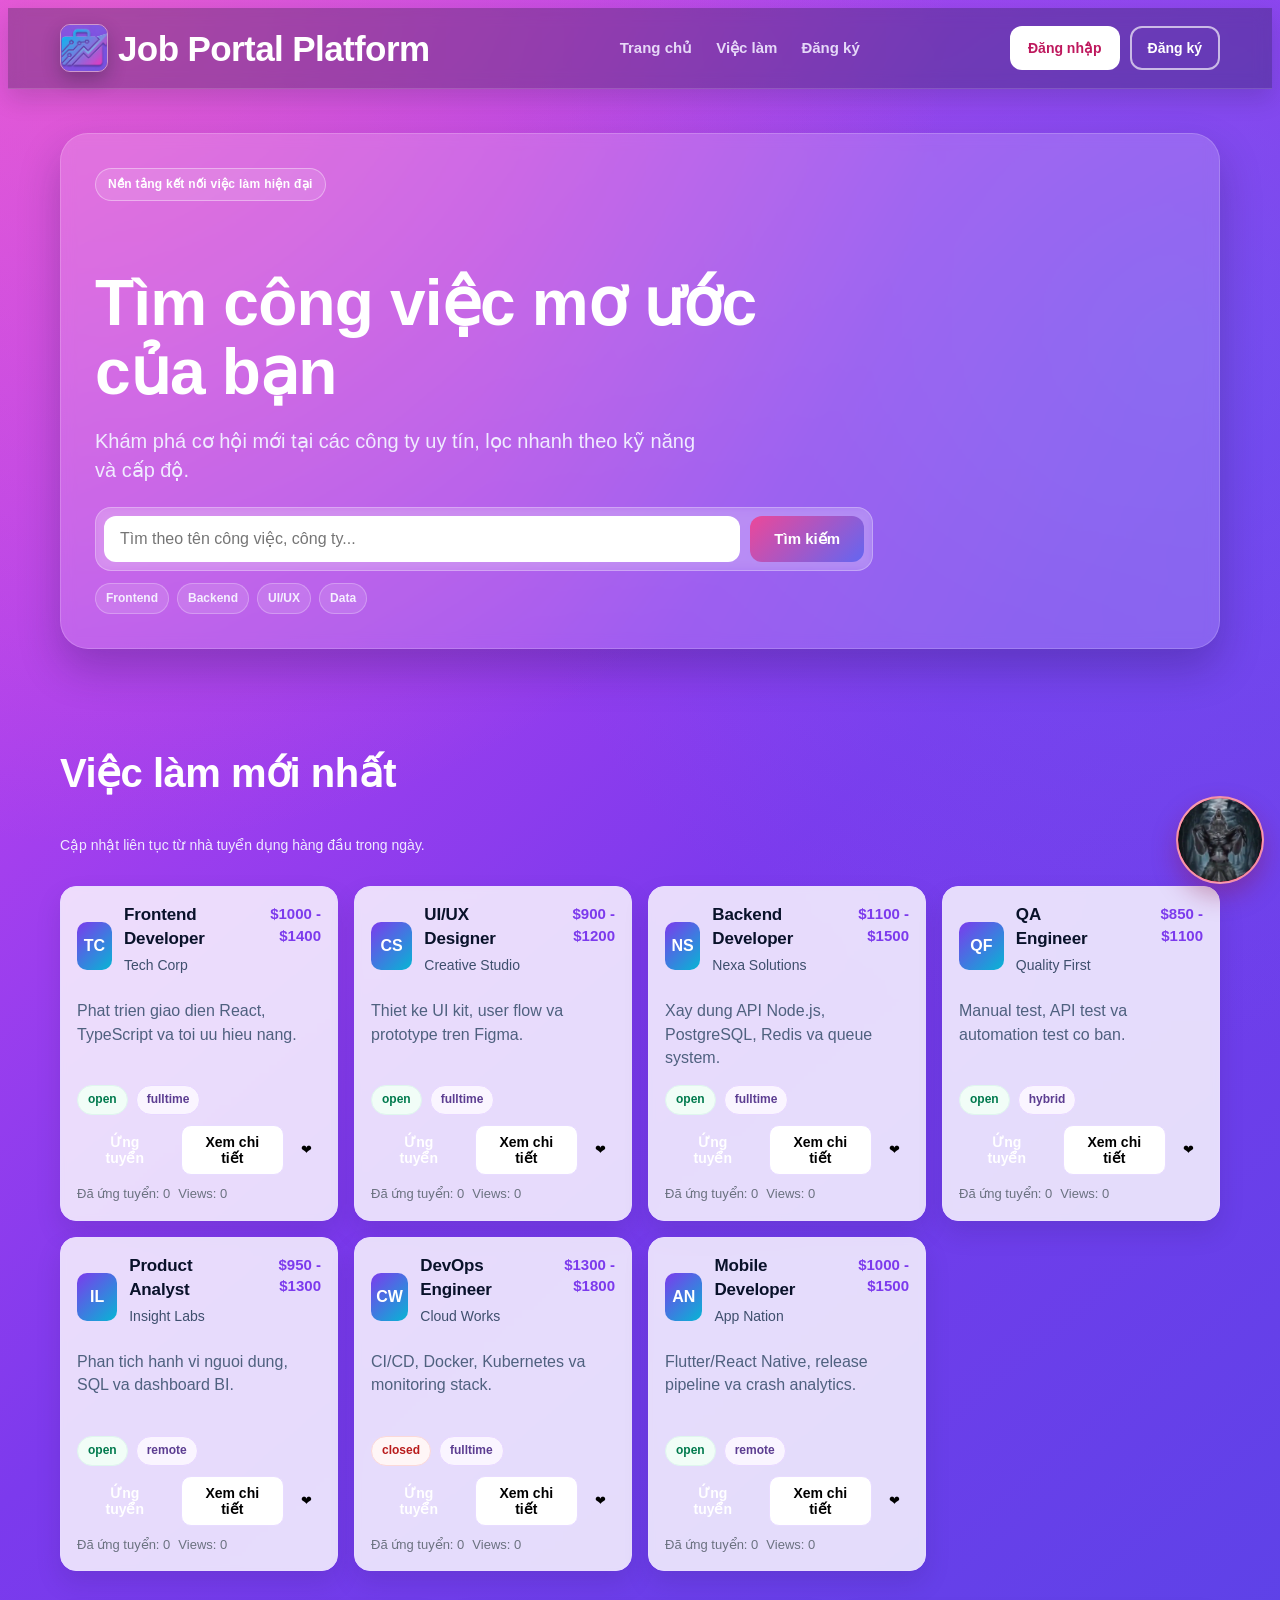
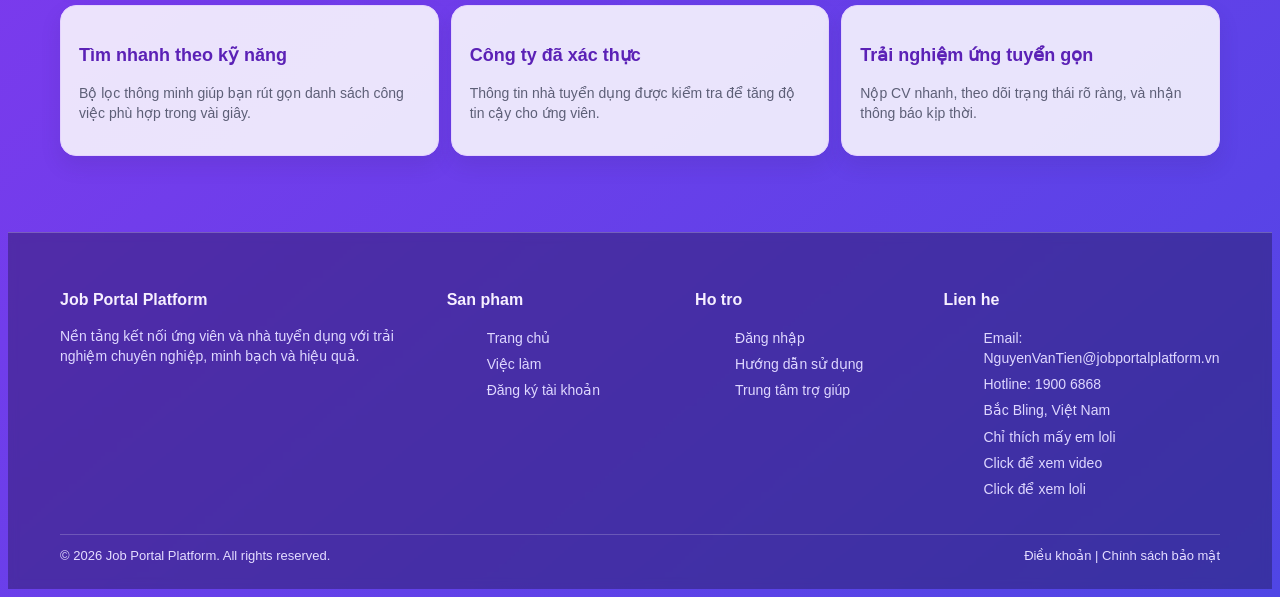
<file: pages/index.html>
<!DOCTYPE html>
<html lang="vi">
<head>
  <meta charset="UTF-8">
  <meta name="viewport" content="width=device-width, initial-scale=1.0">
  <title>Job Portal Platform - Trang chủ</title>
     <script src="../Data/data-init.js"></script>
  <script src="../controllers/auth.js"></script>
  <link rel="icon" type="image/jpeg" href="../assets/images/logo1.jpg">
   <link rel="stylesheet" href="../css/index.css">
</head>
<body>
  <header class="navbar">
    <div class="container nav-inner">
      <a href="index.html" class="logo"><img src="../assets/images/logo1.jpg" alt="Job Portal logo">Job Portal Platform</a>

      <ul class="nav-links">
        <li><a href="index.html">Trang chủ</a></li>
        <li><a href="#latest-jobs">Việc làm</a></li>
        <li><a href="register.html">Đăng ký</a></li>
      </ul>

      <div class="auth-area">
        <div id="guest-actions" style="display:flex; gap:10px;">
          <a class="btn btn-white" href="login.html">Đăng nhập</a>
          <a class="btn btn-outline" href="register.html">Đăng ký</a>
        </div>
      </div>
    </div>
  </header>

  <section class="hero">
    <div class="container">
      <div class="hero-shell">
        <span class="hero-badge">Nền tảng kết nối việc làm hiện đại</span>
        <h1>Tìm công việc mơ ước của bạn</h1>
        <p>Khám phá cơ hội mới tại các công ty uy tín, lọc nhanh theo kỹ năng và cấp độ.</p>
        <div class="search-row">
          <input id="job-search" type="search" placeholder="Tìm theo tên công việc, công ty...">
          <button id="search-btn" type="button">Tìm kiếm</button>
        </div>
        <div class="quick-tags">
          <span class="quick-tag">Frontend</span>
          <span class="quick-tag">Backend</span>
          <span class="quick-tag">UI/UX</span>
          <span class="quick-tag">Data</span>
        </div>
      </div>
    </div>
  </section>

  <main class="jobs-section">
    <div class="container">
      <div class="section-head">
        <div>
          <h2 class="jobs-title">Việc làm mới nhất</h2>
          <p class="section-note">Cập nhật liên tục từ nhà tuyển dụng hàng đầu trong ngày.</p>
        </div>
      </div>
      <div id="latest-jobs"></div>
    </div>
  </main>

  <section class="highlights">
    <div class="container highlight-grid">
      <article class="highlight">
        <h3>Tìm nhanh theo kỹ năng</h3>
        <p>Bộ lọc thông minh giúp bạn rút gọn danh sách công việc phù hợp trong vài giây.</p>
      </article>
      <article class="highlight">
        <h3>Công ty đã xác thực</h3>
        <p>Thông tin nhà tuyển dụng được kiểm tra để tăng độ tin cậy cho ứng viên.</p>
      </article>
      <article class="highlight">
        <h3>Trải nghiệm ứng tuyển gọn</h3>
        <p>Nộp CV nhanh, theo dõi trạng thái rõ ràng, và nhận thông báo kịp thời.</p>
      </article>
    </div>
  </section>

  <footer class="footer">
    <div class="container">
      <div class="footer-grid">
        <div>
          <h4>Job Portal Platform</h4>
         <p>Nền tảng kết nối ứng viên và nhà tuyển dụng với trải nghiệm chuyên nghiệp, minh bạch và hiệu quả.</p>
        </div>
        <div>
          <h4>San pham</h4>
          <ul>
            <li><a href="index.html">Trang chủ</a></li>
            <li><a href="#latest-jobs">Việc làm</a></li>
            <li><a href="register.html">Đăng ký tài khoản</a></li>
          </ul>
        </div>
        <div>
          <h4>Ho tro</h4>
          <ul>
            <li><a href="login.html">Đăng nhập</a></li>
            <li><a href="register.html">Hướng dẫn sử dụng</a></li>
            <li><a href="debug.html">Trung tâm trợ giúp</a></li>
          </ul>
        </div>
        <div>
          <h4>Lien he</h4>
          <ul>
            <li>Email: NguyenVanTien@jobportalplatform.vn</li>
            <li>Hotline: 1900 6868</li>
            <li>Bắc Bling, Việt Nam</li>
            <li>Chỉ thích mấy em loli</li>
            <li><a href="https://www.tiktok.com/@binanciensword/video/7520140025292541191?q=anh%20da%20den&t=1775611919155" target="_blank">Click để xem video</a></li>
            <li><a href="https://www.tiktok.com/@taqeemcdaniel/video/7622135273593261343?q=anh%20da%20den&t=1775611919155" target="_blank">Click để xem loli</a></li>
          </ul>
        </div>
      </div>
      <div class="footer-bottom">
        <span>© 2026 Job Portal Platform. All rights reserved.</span>
        <span>Điều khoản | Chính sách bảo mật </span>
      </div>
    </div>
  </footer>

  <div class="support-widget" id="supportWidget">
    <div class="support-list" id="supportList">
      <div class="support-item">
        <a class="support-label support-label--teal" href="https://t.me" target="_blank" rel="noopener noreferrer">Kênh Telegram</a>
        <a class="support-icon support-icon--teal" href="https://t.me" target="_blank" rel="noopener noreferrer" aria-label="Telegram">&#128276;</a>
      </div>
      <div class="support-item">
        <a class="support-label support-label--blue" href="https://www.facebook.com" target="_blank" rel="noopener noreferrer">Facebook Page</a>
        <a class="support-icon support-icon--blue" href="https://www.facebook.com" target="_blank" rel="noopener noreferrer" aria-label="Facebook">f</a>
      </div>
      <div class="support-item">
        <a class="support-label support-label--indigo" href="https://m.me" target="_blank" rel="noopener noreferrer">Chat Messenger</a>
        <a class="support-icon support-icon--indigo" href="https://m.me" target="_blank" rel="noopener noreferrer" aria-label="Messenger">&#9993;</a>
      </div>
    </div>
    <button class="support-toggle" id="supportToggle" type="button" aria-expanded="false" aria-controls="supportList" aria-label="Bật tắt hỗ trợ">
      <span class="support-fab-label">Hỗ trợ</span>
      <span class="support-open"><img class="support-avatar" src="../assets/images/soi-co-doc-xe-ao-meme-1.webp" alt="Avatar hỗ trợ"></span>
      <span class="support-close">&#10005;</span>
    </button>
  </div>

  <script src="../controllers/index.js"></script>
   
</body>

</html>
</file>
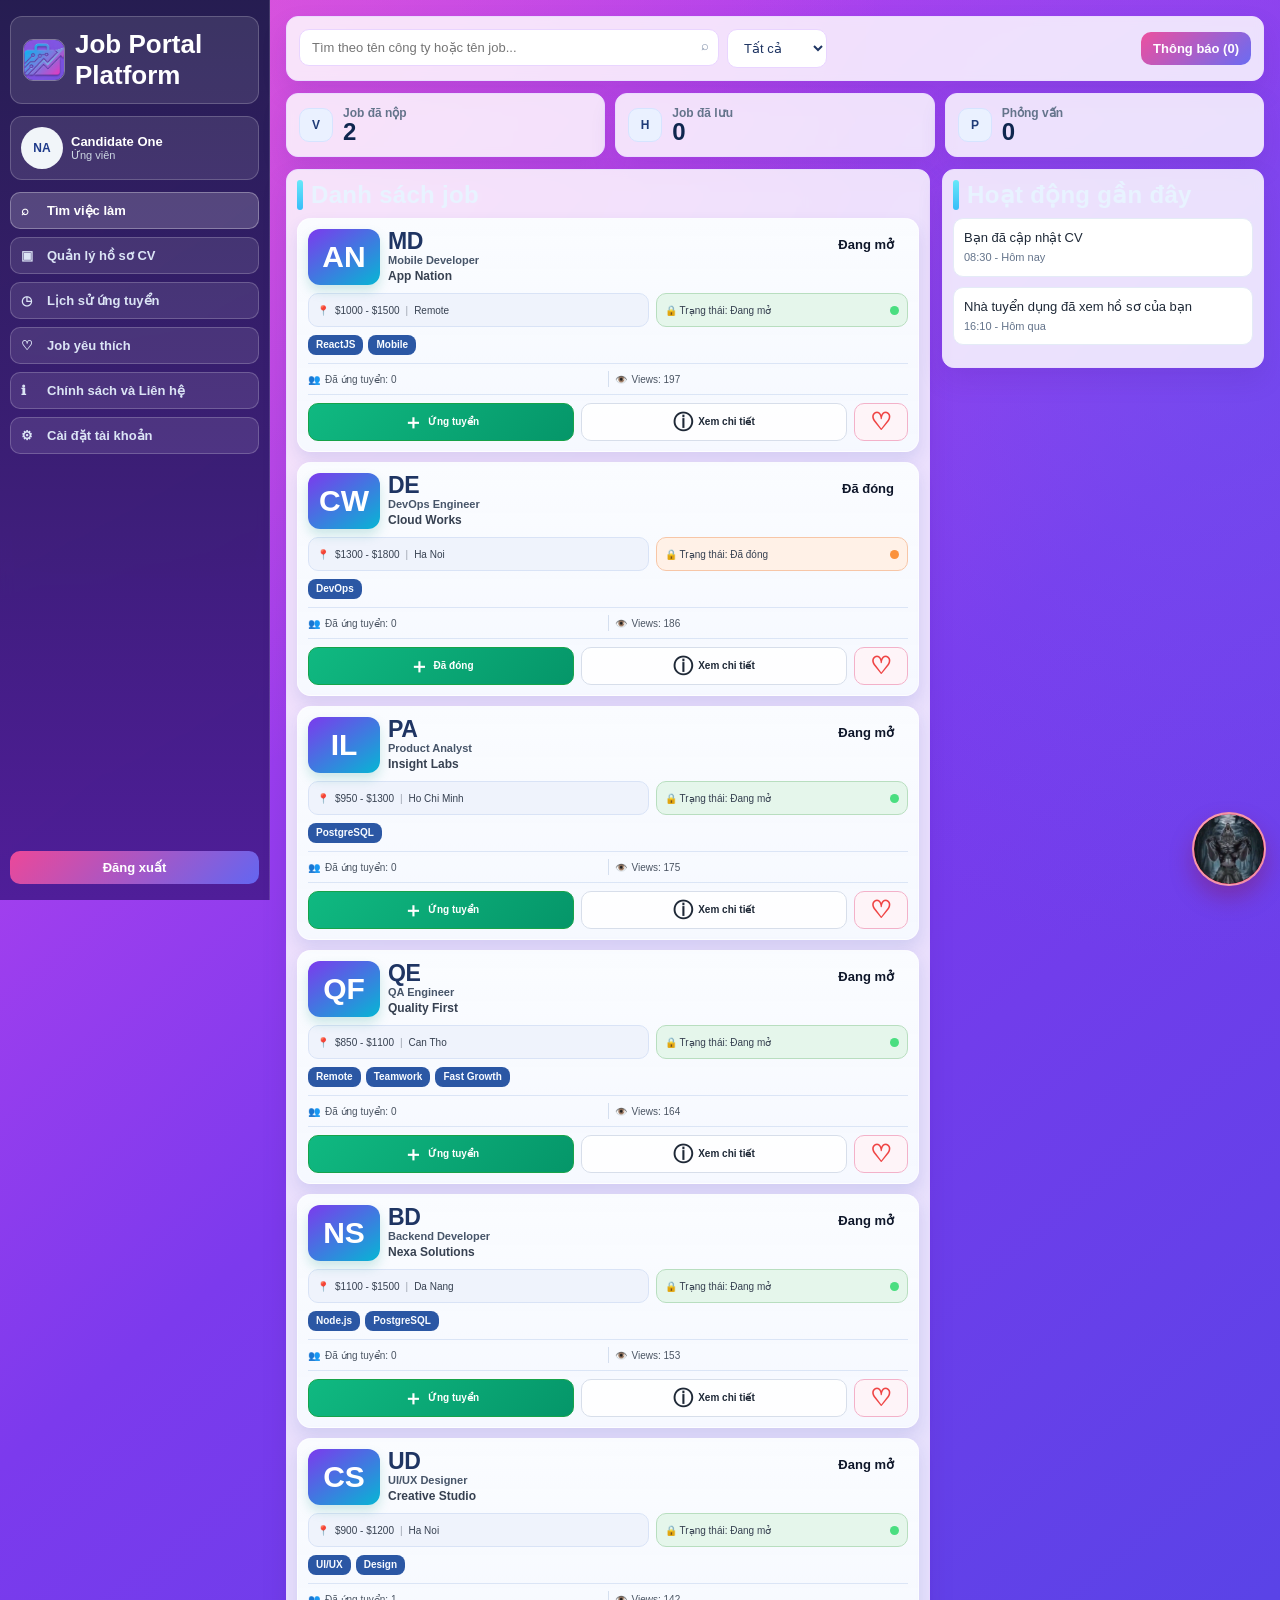
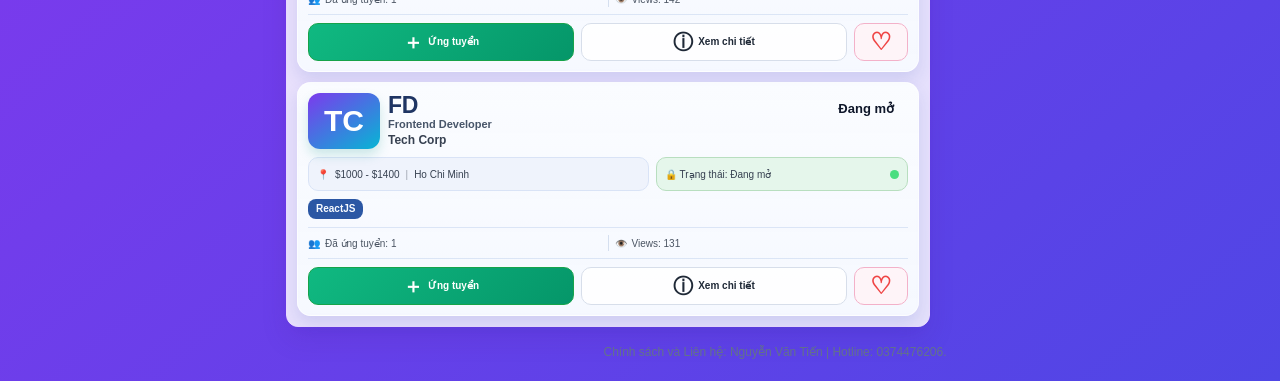
<file: pages/candidate.html>
<!DOCTYPE html>
<html lang="vi">
<head>
  <meta charset="UTF-8" />
  <meta name="viewport" content="width=device-width, initial-scale=1.0" />
  <title>Candidate Dashboard - Job Portal Platform</title>
  <link rel="icon" type="image/jpeg" href="../assets/images/logo1.jpg">
  <link rel="stylesheet" href="../css/candidate.css">
</head>
<body>
  <div class="layout">
    <aside class="sidebar">
      <div class="brand"><img src="../assets/images/logo1.jpg" alt="Job Portal logo"><span>Job Portal Platform</span></div>

      <div class="profile">
        <div class="avatar" id="sidebarAvatar">NA</div>
        <div>
          <div class="name" id="sidebarUserName">Candidate User</div>
          <div class="role">Ứng viên</div>
        </div>
      </div>

      <ul class="menu">
        <li><a class="active" href="#" data-view="jobs"><span>⌕</span><span>Tìm việc làm</span></a></li>
        <li><a href="#" data-view="cv"><span>▣</span><span>Quản lý hồ sơ CV</span></a></li>
        <li><a href="#" data-view="history"><span>◷</span><span>Lịch sử ứng tuyển</span></a></li>
        <li><a href="#" data-view="favorites"><span>♡</span><span>Job yêu thích</span></a></li>
        <li><a href="#" data-view="policy"><span>ℹ</span><span>Chính sách và Liên hệ</span></a></li>
        <li><a href="#" data-view="settings"><span>⚙</span><span>Cài đặt tài khoản</span></a></li>
      </ul>

      <button id="logoutBtn" class="btn btn-logout" type="button">Đăng xuất</button>
    </aside>

    <main class="main">
      <section class="topbar">
        <div class="search-row">
          <div class="search">
            <input id="searchInput" type="text" placeholder="Tìm theo tên công ty hoặc tên job..." />
            <span>⌕</span>
          </div>
          <select id="jobFilter">
            <option value="all">Tất cả</option>
            <option value="active">Đang mở</option>
            <option value="closed">Đã đóng</option>
          </select>
        </div>

        <div class="top-actions">
          
          <button id="candidateNotificationBtn" class="btn btn-light" type="button">Thông báo <span id="candidateNotificationCount">(0)</span></button>
        </div>
      </section>

      <section class="kpis">
        <article class="kpi">
          <div class="icon">V</div>
          <div>
            <div class="title">Job đã nộp</div>
            <div class="value" id="appliedCount">0</div>
          </div>
        </article>
        <article class="kpi">
          <div class="icon">H</div>
          <div>
            <div class="title">Job đã lưu</div>
            <div class="value" id="savedCount">0</div>
          </div>
        </article>
        <article class="kpi">
          <div class="icon">P</div>
          <div>
            <div class="title">Phỏng vấn</div>
            <div class="value" id="interviewCount">2</div>
          </div>
        </article>
      </section>

      <section class="view-section active" id="view-jobs">
        <div class="grid">
        <article class="panel">
          <h2>Danh sách job</h2>
          <div class="job-list" id="jobList"></div>
        </article>

        <article class="panel">
          <h2>Hoạt động gần đây</h2>
          <ul class="timeline" id="timeline">
            <li>Bạn đã cập nhật CV <small>08:30 - Hôm nay</small></li>
            <li>Nhà tuyển dụng đã xem hồ sơ của bạn <small>16:10 - Hôm qua</small></li>
          </ul>
        </article>
        </div>
      </section>

      <section class="view-section" id="view-cv">
        <article class="panel">
          <h2>Quản lý CV nhanh</h2>
          <div class="cv-workspace">
            <div class="cv-toolbar">
              <div class="cv-input-wrap">
                <span class="cv-input-icon">CV</span>
                <input id="newCvName" class="cv-input" type="text" placeholder="Đặt tên CV chuyên nghiệp (ví dụ: Frontend-ATS-2026)" />
              </div>
              <!-- CV actions -->
              <div class="cv-actions">
                <button id="createCvBtn" class="btn btn-cv-primary" type="button">+ Tạo CV mới</button>
                <label class="cv-upload-wrap" for="cvUploadInput">Tải CV (.pdf/.docx)
                  <input id="cvUploadInput" type="file" accept=".pdf,.docx,application/pdf,application/vnd.openxmlformats-officedocument.wordprocessingml.document" />
                </label>
              </div>
            </div>

            <div class="cv-guide">Mẹo: Đặt 1 CV mặc định để hệ thống tự động chọn khi bạn ứng tuyển việc làm.</div>
            <div id="cvUploadMessage" class="cv-status-note"></div>

            <div class="cv-stats">
              <div class="cv-stat">
                <small>Tổng CV</small>
                <strong id="cvTotalStat">0</strong >
              </div>
              <div class="cv-stat">
                <small>CV mặc định</small>
                <strong id="cvDefaultStat">Chưa đặt</strong>
              </div>
              <div class="cv-stat">
                <small>Cập nhật gần nhất</small>
                <strong id="cvLatestStat">--</strong>
              </div>
            </div>

            <ul id="cvList" class="cv-list"></ul>
          </div>
        </article>
      </section>

      <section class="view-section" id="view-history">
        <article class="panel">
          <h2>Lịch sử ứng tuyển</h2>
          <div class="history-toolbar">
            <input id="historySearchInput" class="history-search" type="text" placeholder="Tìm theo tên công ty hoặc tên job..." />
            <input id="historyDateFilter" class="history-date" type="date" />
          </div>
          <ul id="historyList" class="history-list"></ul>
        </article>
      </section>

      <section class="view-section" id="view-favorites">
        <article class="panel">
          <h2>Danh sách job yêu thích</h2>
          <ul id="favoriteList" class="favorite-list"></ul>
        </article>
      </section>

      <section class="view-section" id="view-policy">
        <article class="panel">
          <h2>Chính sách và Liên hệ</h2>
          <ul class="simple-list">
            <li>Mọi thông tin cá nhân được bảo mật theo chính sách hệ thống.</li>
            <li>Hỗ trợ ứng viên: Nguyễn Văn Tiến  | Hotline: 0374476206.</li>
            <li>Vui lòng báo cáo nội dung vi phạm qua bộ phận hỗ trợ.</li>
          </ul>

          <div class="contact-box" style="margin-top:14px;display:grid;gap:10px;">
            <div class="settings-note">Gửi liên hệ cho admin nếu bạn gặp lỗi kỹ thuật, cần hỗ trợ tài khoản hoặc muốn báo cáo nội dung.</div>
            <div class="field">
              <label for="candidateContactTitle">Tiêu đề liên hệ</label>
              <input id="candidateContactTitle" type="text" placeholder="Ví dụ: Báo lỗi khi nộp hồ sơ" />
            </div>
            <div class="field">
              <label for="candidateContactContent">Nội dung</label>
              <textarea id="candidateContactContent" placeholder="Mô tả chi tiết vấn đề bạn đang gặp..."></textarea>
            </div>
            <button id="candidateContactSend" class="btn btn-light" type="button" style="justify-self:start;">Gửi liên hệ</button>
          </div>
        </article>
      </section>

      <section class="view-section" id="view-settings">
        <article class="panel settings-shell">
          <div class="settings-shell-head">
            <div>
              <h2>Cài đặt tài khoản</h2>
              <p>Quản lý thông tin candidate và thao tác chỉnh sửa ngay trong khu vực này.</p>
            </div>
            <div class="settings-shell-actions">
              <button id="openAccountEditBtn" class="btn btn-logout" type="button">Chỉnh sửa thông tin</button>
            </div>
          </div>

          <div class="settings-banner">
            Xem thông tin hiện tại bên dưới. Bấm “Chỉnh sửa thông tin” để mở form cập nhật.
          </div>

          <div class="settings-summary">
            <div class="settings-summary-grid">
              <div class="settings-summary-card">
                <label>Họ và tên</label>
                <strong id="accountNameDisplay">Candidate Demo</strong>
              </div>

              <div class="settings-summary-card">
                <label>Email đăng nhập</label>
                <strong id="accountEmailDisplay">candidate@email.com</strong>
              </div>

              <div class="settings-summary-card">
                <label>Số điện thoại</label>
                <strong id="accountPhoneDisplay">-</strong>
              </div>
            </div>

            <div class="settings-edit-panel" id="accountEditPanel">
              <div class="settings-help">
                Nếu chỉ muốn đổi thông tin liên hệ, bạn không cần nhập mật khẩu mới. Mật khẩu mới chỉ được kiểm tra khi có thay đổi.
              </div>

              <div class="settings-card-grid">
                <div class="settings-card">
                  <label for="accountName">Họ và tên</label>
                  <input id="accountName" type="text" placeholder="Nhập họ và tên" />
                </div>

                <div class="settings-card">
                  <label for="accountEmail">Email đăng nhập</label>
                  <input id="accountEmail" type="email" placeholder="name@example.com" />
                </div>

                <div class="settings-card">
                  <label for="accountPhone">Số điện thoại</label>
                  <input id="accountPhone" type="tel" placeholder="Nhập số điện thoại" />
                </div>

                <div class="settings-card">
                  <label for="accountCurrentPassword">Mật khẩu hiện tại</label>
                  <input id="accountCurrentPassword" type="password" placeholder="Nhập mật khẩu hiện tại" />
                </div>
              </div>

              <div class="settings-password-grid">
                <div class="field">
                  <label for="accountNewPassword">Mật khẩu mới</label>
                  <input id="accountNewPassword" type="password" placeholder="Để trống nếu không đổi mật khẩu" />
                </div>

                <div class="field">
                  <label for="accountConfirmPassword">Xác nhận mật khẩu mới</label>
                  <input id="accountConfirmPassword" type="password" placeholder="Nhập lại mật khẩu mới" />
                </div>

                <div class="field">
                  <label>Trạng thái</label>
                  <input type="text" value="Đang đăng nhập" readonly />
                </div>
              </div>

              <div class="settings-inline-actions">
                <button id="accountSettingsCancel" class="btn btn-light" type="button">Hủy</button>
                <button id="accountSettingsSave" class="btn btn-logout" type="button">Lưu thay đổi</button>
              </div>
            </div>
          </div>
        </article>
      </section>

      <footer class="footer">Chính sách và Liên hệ: Nguyễn Văn Tiến | Hotline: 0374476206.</footer>
    </main>
  </div>

  <div id="applyModalBackdrop" class="modal-backdrop">
    <div class="modal" role="dialog" aria-modal="true" aria-labelledby="applyModalTitle">
      <div class="modal-head">
        <h3 id="applyModalTitle">Nộp đơn ứng tuyển</h3>
        <button id="applyModalClose" class="modal-close" type="button">×</button>
      </div>

      <div class="modal-body">
        <div class="field">
          <label for="applyJobTitle">Công việc</label>
          <input id="applyJobTitle" type="text" readonly />
        </div>

        <div class="field">
          <label for="applyCvSelect">Chọn CV</label>
          <select id="applyCvSelect">
            <option value="">-- Chọn CV --</option>
          </select>
        </div>

        <div class="field">
          <label for="applyMessage">Lời nhắn</label>
          <textarea id="applyMessage" placeholder="Tôi quan tâm vị trí này vì..."></textarea>
        </div>
      </div>

      <div class="modal-actions">
        <button id="applyCancelBtn" class="btn btn-light" type="button">Hủy</button>
        <button id="applyConfirmBtn" class="btn" style="background:var(--success);color:#fff;" type="button">Gửi ứng tuyển</button>
      </div>
    </div>
  </div>

  <div id="jobDetailBackdrop" class="modal-backdrop">
    <div class="modal" role="dialog" aria-modal="true" aria-labelledby="jobDetailTitle">
      <div class="modal-head">
        <h3 id="jobDetailTitle">Chi tiết tin tuyển dụng</h3>
        <button id="jobDetailClose" class="modal-close" type="button">×</button>
      </div>

      <div class="modal-body">
        <div class="modal-grid">
          <div class="field">
            <label for="jobDetailName">Tên vị trí</label>
            <input id="jobDetailName" type="text" readonly />
          </div>

          <div class="field">
            <label for="jobDetailCompany">Công ty</label>
            <input id="jobDetailCompany" type="text" readonly />
          </div>

          <div class="field">
            <label for="jobDetailSalary">Mức lương</label>
            <input id="jobDetailSalary" type="text" readonly />
          </div>

          <div class="field">
            <label for="jobDetailLocation">Địa điểm</label>
            <input id="jobDetailLocation" type="text" readonly />
          </div>

          <div class="field full">
            <label for="jobDetailRequirements">Yêu cầu (tóm tắt)</label>
            <textarea id="jobDetailRequirements" readonly></textarea>
          </div>

          <div class="field">
            <label for="jobDetailMaxApplicants">Số lượng hồ sơ nhận tối đa</label>
            <input id="jobDetailMaxApplicants" type="text" readonly />
          </div>

          <div class="field">
            <label for="jobDetailType">Hình thức làm việc</label>
            <input id="jobDetailType" type="text" readonly />
          </div>

          <div class="field">
            <label for="jobDetailStatus">Trạng thái</label>
            <input id="jobDetailStatus" type="text" readonly />
          </div>

          <div class="field">
            <label for="jobDetailPostedDate">Ngày đăng</label>
            <input id="jobDetailPostedDate" type="text" readonly />
          </div>

          <div class="field full">
            <label for="jobDetailDescription">Mô tả công việc</label>
            <textarea id="jobDetailDescription" readonly></textarea>
          </div>
        </div>
      </div>

      <div class="modal-actions">
        <button id="jobDetailCloseBtn" class="btn btn-light" type="button">Đóng</button>
        <button id="jobDetailApplyBtn" class="btn" style="background:var(--success);color:#fff;" type="button">Ứng tuyển ngay</button>
      </div>
    </div>
  </div>

  <div id="recruiterFeedbackBackdrop" class="modal-backdrop">
    <div class="modal" role="dialog" aria-modal="true" aria-labelledby="recruiterFeedbackTitle">
      <div class="modal-head">
        <h3 id="recruiterFeedbackTitle">Phản hồi từ nhà tuyển dụng</h3>
        <button id="recruiterFeedbackClose" class="modal-close" type="button">×</button>
      </div>

      <div class="modal-body">
        <div class="field">
          <label for="feedbackJobName">Vị trí</label>
          <input id="feedbackJobName" type="text" readonly />
        </div>

        <div class="field">
          <label for="feedbackCompany">Công ty</label>
          <input id="feedbackCompany" type="text" readonly />
        </div>

        <div class="field">
          <label for="feedbackStatus">Trạng thái xử lý</label>
          <input id="feedbackStatus" type="text" readonly />
        </div>

        <div class="field">
          <label for="feedbackMessage">Nội dung phản hồi</label>
          <textarea id="feedbackMessage" readonly></textarea>
        </div>

        <div class="field">
          <label for="feedbackInterview">Thông tin phỏng vấn</label>
          <textarea id="feedbackInterview" readonly></textarea>
        </div>

        <div class="field">
          <label for="feedbackUpdatedAt">Cập nhật lúc</label>
          <input id="feedbackUpdatedAt" type="text" readonly />
        </div>
      </div>

      <div class="modal-actions">
        <button id="recruiterFeedbackCloseBtn" class="btn btn-light" type="button">Đóng</button>
        <button id="recruiterFeedbackApplyBtn" class="btn" style="background:var(--success);color:#fff;" type="button">Ứng tuyển vị trí khác</button>
      </div>
    </div>
  </div>

  <div id="cvPreviewBackdrop" class="modal-backdrop">
    <div class="modal" role="dialog" aria-modal="true" aria-labelledby="cvPreviewTitle">
      <div class="modal-head">
        <h3 id="cvPreviewTitle">Xem nhanh CV</h3>
        <button id="cvPreviewClose" class="modal-close" type="button">×</button>
      </div>

      <div class="modal-body">
        <div class="field">
          <label for="cvPreviewName">Tên CV</label>
          <input id="cvPreviewName" type="text" readonly />
        </div>

        <div class="field">
          <label for="cvPreviewCandidate">Ứng viên</label>
          <input id="cvPreviewCandidate" type="text" readonly />
        </div>

        <div class="field">
          <label for="cvPreviewPosition">Vị trí hướng đến</label>
          <input id="cvPreviewPosition" type="text" readonly />
        </div>

        <div class="field">
          <label for="cvPreviewSkills">Kỹ năng chính</label>
          <textarea id="cvPreviewSkills" readonly></textarea>
        </div>

        <div class="field">
          <label for="cvPreviewSummary">Tóm tắt</label>
          <textarea id="cvPreviewSummary" readonly></textarea>
        </div>

        <div class="field">
          <label for="cvPreviewUpdated">Cập nhật</label>
          <input id="cvPreviewUpdated" type="text" readonly />
        </div>
      </div>

      <div class="modal-actions">
        <button id="cvPreviewCloseBtn" class="btn btn-light" type="button">Đóng</button>
        <button id="cvPreviewDownloadBtn" class="btn" style="background:#1d4ed8;color:#fff;" type="button">Tải CV</button>
      </div>
    </div>
  </div>

  <div id="cvEditBackdrop" class="modal-backdrop">
    <div class="modal" role="dialog" aria-modal="true" aria-labelledby="cvEditTitle">
      <div class="modal-head">
        <h3 id="cvEditTitle">Sửa CV</h3>
        <button id="cvEditClose" class="modal-close" type="button">×</button>
      </div>

      <div class="modal-body">
        <div class="field">
          <label for="cvEditName">Tên CV</label>
          <input id="cvEditName" type="text" placeholder="Nhập tên CV" />
        </div>

        <div class="field">
          <label for="cvEditPosition">Vị trí hướng đến</label>
          <input id="cvEditPosition" type="text" placeholder="Ví dụ: Frontend Developer" />
        </div>

        <div class="field">
          <label for="cvEditSkills">Kỹ năng chính</label>
          <textarea id="cvEditSkills" placeholder="Mỗi kỹ năng một dòng"></textarea>
        </div>

        <div class="field">
          <label for="cvEditSummary">Tóm tắt</label>
          <textarea id="cvEditSummary" placeholder="Tóm tắt ngắn về CV của bạn"></textarea>
        </div>
      </div>

      <div class="modal-actions">
        <button id="cvEditCancel" class="btn btn-light" type="button">Hủy</button>
        <button id="cvEditSave" class="btn" style="background:#1d4ed8;color:#fff;" type="button">Lưu thay đổi</button>
      </div>
    </div>
  </div>

  <div id="notificationBackdrop" class="modal-backdrop">
    <div class="modal" role="dialog" aria-modal="true" aria-labelledby="notificationTitle">
      <div class="modal-head">
        <h3 id="notificationTitle">Thông báo của bạn</h3>
        <button id="notificationClose" class="modal-close" type="button">×</button>
      </div>
      <div class="modal-body">
        <div class="settings-note">Các phản hồi từ admin, trạng thái liên hệ và ghi chú xử lý sẽ xuất hiện tại đây.</div>
        <div id="notificationList" style="display:grid;gap:8px;max-height:320px;overflow:auto;"></div>
      </div>
      <div class="modal-actions">
        <button id="notificationMarkRead" class="btn btn-light" type="button">Đánh dấu đã đọc</button>
        <button id="notificationCloseBtn" class="btn btn-logout" type="button">Đóng</button>
      </div>
    </div>
  </div>

  <div class="support-widget" id="supportWidget">
    <div class="support-list" id="supportList">
      <div class="support-item">
        <a class="support-label support-label--teal" href="https://t.me" target="_blank" rel="noopener noreferrer">Kênh Telegram</a>
        <a class="support-icon support-icon--teal" href="https://t.me" target="_blank" rel="noopener noreferrer" aria-label="Telegram">&#128276;</a>
      </div>
      <div class="support-item">
        <a class="support-label support-label--blue" href="https://www.facebook.com/share/1BCpPhNKzY/?mibextid=wwXIfr" target="_blank" rel="noopener noreferrer">Facebook Page</a>
        <a class="support-icon support-icon--blue" href="https://www.facebook.com/share/1BCpPhNKzY/?mibextid=wwXIfr" target="_blank" rel="noopener noreferrer" aria-label="Facebook">f</a>
      </div>
      <div class="support-item">
        <a class="support-label support-label--indigo" href="#" target="_blank" rel="noopener noreferrer">Chat Messenger</a>
        <a class="support-icon support-icon--indigo" href="#" target="_blank" rel="noopener noreferrer" aria-label="Messenger">&#9993;</a>
      </div>
    </div>
    <button class="support-toggle" id="supportToggle" type="button" aria-expanded="false" aria-controls="supportList" aria-label="Bật tắt hỗ trợ">
      <span class="support-fab-label">Hỗ trợ</span>
      <span class="support-open"><img class="support-avatar" src="../assets/images/soi-co-doc-xe-ao-meme-1.webp" alt="Avatar hỗ trợ"></span>
      <span class="support-close">&#10005;</span>
    </button>
  </div>


  <script src="../Data/data-init.js"></script>
  <script src="../controllers/auth.js"></script>
  <script src="../controllers/cv.js"></script>
  <script src="../modules/candidate/candidate.storage.js"></script>
  <script src="../modules/candidate/candidate.core.js"></script>
  <script src="../modules/candidate/candidate.notifications.js"></script>
  <script src="../modules/candidate/candidate.cvprofile.js"></script>
  <script src="../modules/candidate/candidate.jobs.js"></script>
  <script src="../modules/candidate/candidate.events.js"></script>
  <script src="../controllers/candidate.js"></script>
</body>
</html>
</file>
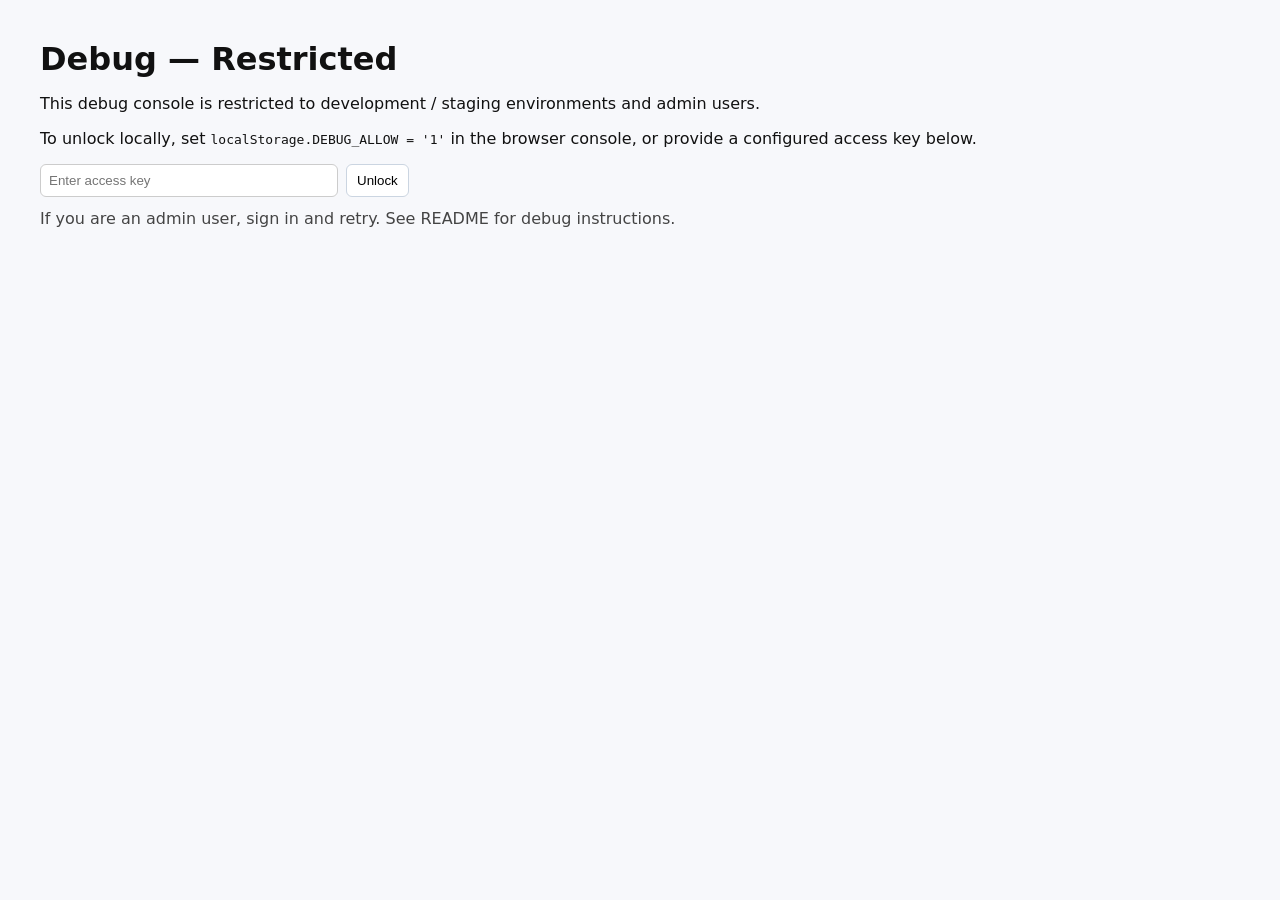
<file: pages/debug.html>
<!doctype html>
<html lang="vi">
<head>
	<meta charset="utf-8" />
	<meta name="viewport" content="width=device-width,initial-scale=1" />
	<title>Debug — JobPortalPlatform</title>
	<style>
		body{font-family:system-ui,Segoe UI,Roboto,Arial;margin:16px;background:#f7f8fb;color:#111}
		h1{margin:0 0 12px}
		.row{display:flex;gap:8px;flex-wrap:wrap;margin-bottom:12px}
		button{padding:8px 10px;border:1px solid #cbd5e1;background:#fff;border-radius:6px;cursor:pointer}
		button.warn{background:#fff6f6;border-color:#f5c2c7}
		textarea{width:100%;height:90px;margin-top:6px;padding:8px;border-radius:6px;border:1px solid #e2e8f0}
		pre#output{background:#041029;color:#e6f0ff;padding:12px;border-radius:6px;min-height:160px;overflow:auto}
		.panel{margin-bottom:12px}
		label{font-size:13px;color:#374151}
	</style>
</head>
<body>
	<h1>Debug Console</h1>

	<div class="panel">
		<div class="row">
			<button id="btn-local">Show localStorage</button>
			<button id="btn-keys">List storage keys</button>
			<button id="btn-admin">Show Admin state</button>
			<button id="btn-auth">Show Auth users</button>
			<button id="btn-persist">Call persistAll()</button>
			<button id="btn-sync">Call syncUsersToAuthStore()</button>
			<button id="btn-data-init">Run data-init()</button>
			<button id="btn-export">Export storage</button>
			<button id="btn-clear" class="warn">Clear localStorage</button>
			<button id="btn-reload">Reload page</button>
		</div>
	</div>

	<div class="panel">
		<label for="js-code">Run arbitrary JS (expression or statement):</label>
		<textarea id="js-code" placeholder="e.g. window.location.href or AdminModules.state.getState()"></textarea>
		<div class="row"><button id="btn-run">Run</button></div>
	</div>

	<div class="panel">
		<h2>Output</h2>
		<pre id="output">Ready.</pre>
	</div>

	<script>
		function isLocalDev(){
			const h = (location.hostname||'').toLowerCase();
			return h === 'localhost' || h === '127.0.0.1' || h === '::1' || h.includes('staging') || h.endsWith('.local');
		}

		function isAuthorized(){
			try{
				if(isLocalDev()) return true;
				if(localStorage.DEBUG_ALLOW === '1') return true;
				if(window.Auth && typeof Auth.getCurrentUser === 'function'){
					const u = Auth.getCurrentUser();
					if(u && (u.role === 'admin' || u.role === 'developer' || u.isDev)) return true;
				}
			}catch(e){ /* ignore */ }
			return false;
		}

		function renderLockUI(){
			document.body.innerHTML = '';
			const wrap = document.createElement('div');
			wrap.style.fontFamily = 'system-ui,Segoe UI,Roboto,Arial';
			wrap.style.padding = '24px';
			wrap.innerHTML = `
				<h1>Debug — Restricted</h1>
				<p>This debug console is restricted to development / staging environments and admin users.</p>
				<p>To unlock locally, set <code>localStorage.DEBUG_ALLOW = '1'</code> in the browser console,
				or provide a configured access key below.</p>
				<div style="margin-top:12px"><input id="debug-key" placeholder="Enter access key" style="padding:8px;border-radius:6px;border:1px solid #ccc;width:280px;margin-right:8px" /><button id="debug-unlock">Unlock</button></div>
				<p style="margin-top:12px;color:#444">If you are an admin user, sign in and retry. See README for debug instructions.</p>
			`;
			document.body.appendChild(wrap);
			document.getElementById('debug-unlock').addEventListener('click', ()=>{
				const v = document.getElementById('debug-key').value || '';
				const expected = localStorage.DEBUG_KEY || 'debug-secret';
				if(v === expected){ localStorage.DEBUG_ALLOW = '1'; location.reload(); }
				else alert('Invalid access key');
			});
		}

		if(!isAuthorized()){
			renderLockUI();
		} else {
			(function(){
				const outEl = document.getElementById('output');
				function log(v){
					try{ outEl.textContent = (typeof v === 'string')? v : JSON.stringify(v, null, 2); }
					catch(e){ outEl.textContent = String(v); }
				}

				function safeParse(s){ try{ return JSON.parse(s); }catch(e){ return s; } }

				document.getElementById('btn-local').addEventListener('click', ()=>{
					try{
						const dump = {};
						for(let i=0;i<localStorage.length;i++){ const k=localStorage.key(i); dump[k]=safeParse(localStorage.getItem(k)); }
						log(dump);
					}catch(e){ log(e.toString()); }
				});

				document.getElementById('btn-keys').addEventListener('click', ()=>{
					try{ const keys=[]; for(let i=0;i<localStorage.length;i++) keys.push(localStorage.key(i)); log(keys); }catch(e){log(e.toString())}
				});

				document.getElementById('btn-admin').addEventListener('click', ()=>{
					try{
						if(window.AdminState) return log(window.AdminState);
						if(window.AdminModules && AdminModules.state && typeof AdminModules.state.getState === 'function') return log(AdminModules.state.getState());
						log('AdminState / AdminModules.state not found');
					}catch(e){ log(e.toString()); }
				});

				document.getElementById('btn-auth').addEventListener('click', ()=>{
					try{
						if(window.Auth && typeof Auth.getUsers === 'function'){ return log(Auth.getUsers()); }
						const u = localStorage.getItem('users') || localStorage.getItem('AUTH_USERS');
						if(u) return log(safeParse(u));
						log('Auth.getUsers and common keys not found');
					}catch(e){ log(e.toString()); }
				});

				document.getElementById('btn-persist').addEventListener('click', ()=>{
					try{
						if(typeof persistAll === 'function'){ persistAll(); return log('persistAll() called'); }
						if(window.AdminModules && AdminModules.storage && typeof AdminModules.storage.persistAll === 'function'){ AdminModules.storage.persistAll(); return log('AdminModules.storage.persistAll() called'); }
						log('persistAll not found');
					}catch(e){ log(e.toString()); }
				});

				document.getElementById('btn-sync').addEventListener('click', ()=>{
					try{
						if(typeof syncUsersToAuthStore === 'function'){ syncUsersToAuthStore(); return log('syncUsersToAuthStore() called'); }
						if(window.AdminModules && AdminModules.users && typeof AdminModules.users.syncUsersToAuthStore === 'function'){ AdminModules.users.syncUsersToAuthStore(); return log('AdminModules.users.syncUsersToAuthStore() called'); }
						log('syncUsersToAuthStore not found');
					}catch(e){ log(e.toString()); }
				});

				document.getElementById('btn-data-init').addEventListener('click', ()=>{
					try{
						if(typeof loadAllData === 'function'){ loadAllData(); return log('loadAllData() called'); }
						if(typeof initData === 'function'){ initData(); return log('initData() called'); }
						if(window.Data && typeof Data.init === 'function'){ Data.init(); return log('Data.init() called'); }
						log('No data-init function found');
					}catch(e){ log(e.toString()); }
				});

				document.getElementById('btn-export').addEventListener('click', ()=>{
					try{
						const dump = {};
						for(let i=0;i<localStorage.length;i++){ const k=localStorage.key(i); dump[k]=safeParse(localStorage.getItem(k)); }
						// open in new tab for quick view
						const w = window.open('','_blank');
						w.document.write('<pre>'+JSON.stringify(dump,null,2)+'</pre>');
						// also trigger download as JSON file
						const filename = 'jobportal-backup-'+(new Date()).toISOString().replace(/[:.]/g,'-')+'.json';
						const blob = new Blob([JSON.stringify(dump,null,2)], {type:'application/json'});
						const a = document.createElement('a');
						a.href = URL.createObjectURL(blob);
						a.download = filename;
						document.body.appendChild(a);
						a.click();
						a.remove();
						log('Export opened and download triggered: '+filename);
					}catch(e){ log(e.toString()); }
				});

				document.getElementById('btn-clear').addEventListener('click', ()=>{
					if(!confirm('Clear entire localStorage? This cannot be undone.')) return;
					try{ localStorage.clear(); log('localStorage cleared'); }catch(e){ log(e.toString()); }
				});

				document.getElementById('btn-reload').addEventListener('click', ()=>location.reload());

				document.getElementById('btn-run').addEventListener('click', ()=>{
					const code = document.getElementById('js-code').value || '';
					try{
						let res = eval(code);
						if(res instanceof Promise){ res.then(r=>log(r)).catch(e=>log(e.toString())); }
						else log(res);
					}catch(e){ log(e.toString()); }
				});
			})();
		}
	</script>
</body>
</html>
</file>
<file: css/index.css>
:root {
      --ink: #0f172a;
      --muted: #5c6479;
      --line: #e8dcff;
      --card: rgba(255, 255, 255, 0.82);
      --hero-glass: rgba(255, 255, 255, 0.16);
      --pink: #ec4899;
      --indigo: #6366f1;
      --violet: #8b5cf6;
    }

    body {
      font-family: -apple-system, BlinkMacSystemFont, "Segoe UI", "Roboto", sans-serif;
      color: var(--ink);
      background:
        radial-gradient(circle at 8% 0%, rgba(244, 114, 182, 0.48) 0%, transparent 34%),
        radial-gradient(circle at 92% 16%, rgba(99, 102, 241, 0.45) 0%, transparent 32%),
        linear-gradient(140deg, #d946ef 0%, #7c3aed 46%, #4f46e5 100%);
      line-height: 1.45;
      min-height: 100vh;
    }

    .container { width: min(1160px, 92%); margin: 0 auto; }

    .navbar {
      background: rgba(15, 23, 42, 0.28);
      border-bottom: 1px solid rgba(255, 255, 255, 0.15);
      backdrop-filter: blur(8px);
      color: #fff;
      position: sticky;
      top: 0;
      z-index: 40;
      box-shadow: 0 10px 22px rgba(15, 23, 42, 0.15);
    }

    .nav-inner {
      height: 80px;
      display: flex;
      align-items: center;
      justify-content: space-between;
      gap: 18px;
    }

    .logo {
      font-size: 35px;
      font-weight: 800;
      letter-spacing: -0.6px;
      color: #fff;
      text-decoration: none;
      line-height: 1;
      display: inline-flex;
      align-items: center;
      gap: 10px;
    }

    .logo img {
      width: 46px;
      height: 46px;
      border-radius: 10px;
      object-fit: cover;
      border: 1px solid rgba(255, 255, 255, 0.45);
      box-shadow: 0 8px 18px rgba(15, 23, 42, 0.28);
    }

    .nav-links {
      list-style: none;
      display: flex;
      align-items: center;
      gap: 24px;
    }

    .nav-links a {
      color: #f1eaff;
      text-decoration: none;
      font-weight: 700;
      font-size: 15px;
      opacity: 0.9;
    }

    .nav-links a:hover { opacity: 1; color: #fff; }

    .auth-area { display: flex; align-items: center; gap: 10px; }

    .btn {
      border: none;
      border-radius: 12px;
      padding: 10px 16px;
      font-size: 14px;
      font-weight: 700;
      cursor: pointer;
      text-decoration: none;
      display: inline-block;
      transition: transform 0.2s ease, filter 0.2s ease;
    }

    .btn:hover { transform: translateY(-1px); filter: brightness(0.98); }

    .btn-white {
      background: #fff;
      color: #be185d;
      border: 2px solid rgba(255, 255, 255, 0.9);
    }

    .btn-outline {
      border: 2px solid rgba(255, 255, 255, 0.65);
      color: #fff;
      background: transparent;
    }

    .btn-danger {
      background: linear-gradient(135deg, var(--pink), var(--indigo));
      color: #fff;
    }

    .hero {
      color: #fff;
      padding: 44px 0 38px;
      position: relative;
    }

    .hero .container { position: relative; z-index: 1; }

    .hero-shell {
      background: var(--hero-glass);
      border: 1px solid rgba(255, 255, 255, 0.18);
      border-radius: 28px;
      padding: 34px;
      box-shadow: 0 20px 40px rgba(35, 17, 84, 0.28);
      backdrop-filter: blur(7px);
    }

    .hero-badge {
      display: inline-block;
      border: 1px solid rgba(255, 255, 255, 0.38);
      border-radius: 999px;
      padding: 7px 12px;
      font-size: 12px;
      font-weight: 700;
      letter-spacing: 0.3px;
      margin-bottom: 14px;
      background: rgba(255, 255, 255, 0.12);
    }

    .hero h1 {
      max-width: 760px;
      font-size: clamp(34px, 5vw, 66px);
      line-height: 1.08;
      letter-spacing: -0.8px;
      margin-bottom: 14px;
    }

    .hero p {
      max-width: 620px;
      color: #f0ebff;
      font-size: 20px;
      margin-bottom: 22px;
    }

    .search-row {
      max-width: 760px;
      display: flex;
      gap: 10px;
      background: rgba(255, 255, 255, 0.14);
      padding: 8px;
      border-radius: 16px;
      border: 1px solid rgba(255, 255, 255, 0.28);
      backdrop-filter: blur(5px);
    }

    .search-row input {
      flex: 1;
      border: none;
      border-radius: 12px;
      padding: 14px 16px;
      font-size: 16px;
      color: #0f172a;
      outline: none;
    }

    .search-row button {
      border: none;
      border-radius: 12px;
      padding: 0 24px;
      font-size: 15px;
      font-weight: 800;
      color: #fff;
      background: linear-gradient(135deg, var(--pink), var(--indigo));
      cursor: pointer;
    }

    .search-row button:hover {
      filter: brightness(1.04);
    }

    .quick-tags {
      margin-top: 12px;
      display: flex;
      gap: 8px;
      flex-wrap: wrap;
    }

    .quick-tag {
      background: rgba(255, 255, 255, 0.13);
      border: 1px solid rgba(255, 255, 255, 0.26);
      color: #f5efff;
      border-radius: 999px;
      padding: 6px 10px;
      font-size: 12px;
      font-weight: 700;
    }

    .jobs-section { padding: 24px 0 28px; }

    .section-head {
      display: flex;
      justify-content: space-between;
      align-items: flex-end;
      gap: 12px;
      margin-bottom: 16px;
    }

    .jobs-title {
      font-size: 40px;
      letter-spacing: -0.5px;
      color: #ffffff;
    }

    .section-note { color: #efe9ff; font-size: 14px; }

    #latest-jobs {
      display: grid;
      grid-template-columns: repeat(auto-fit, minmax(250px, 1fr));
      gap: 16px;
    }

    .job-card {
      background: var(--card);
      border: 1px solid var(--line);
      border-radius: 16px;
      padding: 16px;
      box-shadow: 0 12px 24px rgba(45, 24, 98, 0.15);
      transition: transform 0.2s ease, box-shadow 0.2s ease, border-color 0.2s ease;
      backdrop-filter: blur(3px);
    }

    .job-card:hover {
      transform: translateY(-4px);
      border-color: #dab7ff;
      box-shadow: 0 22px 36px rgba(76, 31, 150, 0.25);
    }

    .job-top { display: flex; justify-content: space-between; gap: 10px; }
    .job-title { font-size: 17px; font-weight: 800; color: #09122a; letter-spacing: -0.15px; }
    .job-company { color: #3e4f6d; margin-top: 3px; font-size: 14px; }
    .job-salary { font-weight: 800; color: #7c3aed; font-size: 15px; text-align: right; }
    .job-desc { margin-top: 10px; color: #4f617f; line-height: 1.45; min-height: 70px; }

    .job-brand { display:flex; gap:12px; align-items:center; }
    .brand-avatar{width:48px;height:48px;border-radius:10px;background:linear-gradient(135deg,#7c3aed,#06b6d4);display:flex;align-items:center;justify-content:center;color:#fff;font-weight:800;font-size:16px}
    .brand-logo{width:48px;height:48px;border-radius:8px;object-fit:cover;border:1px solid rgba(0,0,0,0.04)}
    .brand-info{min-width:0}
    .brand-info .job-title{margin:0}
    .job-pill-row{margin-top:10px;display:flex;gap:8px;align-items:center;flex-wrap:wrap}
    .job-actions{position:relative;margin-top:10px;display:flex;gap:8px;align-items:center}
    .job-actions .btn{padding:8px 12px;border-radius:10px;border:1px solid var(--line);background:var(--card);cursor:pointer}
    .job-actions .apply{background:var(--success);color:#fff;border-color:transparent}
    .job-actions .detail{background:#fff}
    .job-actions .icon{background:transparent;border:1px solid transparent;padding:6px 8px;border-radius:8px}
    .job-meta{margin-top:10px;display:flex;gap:12px;color:#6b7280;font-size:13px;align-items:center}
    .meta-item{display:inline-flex;align-items:center;gap:8px}
    .job-status.open{border-color:#dff6ee;background:#f1fdf7;color:#007a4d}
    .job-status.closed{border-color:#fbd9d9;background:#fff6f6;color:#b91c1c}

    .job-meta {
      margin-top: 10px;
      display: flex;
      gap: 8px;
      flex-wrap: wrap;
    }

    .pill {
      border: 1px solid #e8d8ff;
      background: #faf5ff;
      border-radius: 999px;
      padding: 5px 10px;
      font-size: 12px;
      color: #5c3d91;
      font-weight: 700;
    }

    .highlights {
      padding: 6px 0 52px;
    }

    .highlight-grid {
      display: grid;
      grid-template-columns: repeat(3, minmax(0, 1fr));
      gap: 12px;
    }

    .highlight {
      border: 1px solid #e5d3ff;
      border-radius: 16px;
      background: rgba(255, 255, 255, 0.86);
      padding: 18px;
      box-shadow: 0 10px 20px rgba(59, 32, 120, 0.14);
    }

    .highlight h3 {
      color: #5b21b6;
      font-size: 18px;
      margin-bottom: 6px;
    }

    .highlight p {
      color: #5d5f77;
      font-size: 14px;
    }

    .footer {
      margin-top: 24px;
      border-top: 1px solid rgba(255, 255, 255, 0.24);
      background: rgba(16, 13, 39, 0.34);
      padding: 34px 0 24px;
      backdrop-filter: blur(5px);
    }

    .footer-grid {
      display: grid;
      grid-template-columns: 1.6fr 1fr 1fr 1.2fr;
      gap: 18px;
    }

    .footer h4 {
      color: #f6efff;
      margin-bottom: 8px;
      font-size: 16px;
    }

    .footer p,
    .footer li,
    .footer a {
      color: #dfd8ff;
      font-size: 14px;
      text-decoration: none;
    }

    .footer ul { list-style: none; display: grid; gap: 6px; }

    .footer a:hover { color: #ffffff; }

    .footer-bottom {
      margin-top: 18px;
      border-top: 1px solid rgba(255, 255, 255, 0.2);
      padding-top: 12px;
      display: flex;
      justify-content: space-between;
      gap: 10px;
      flex-wrap: wrap;
      color: #e5ddff;
      font-size: 13px;
    }

    .empty {
      background: rgba(255, 255, 255, 0.86);
      border-radius: 14px;
      border: 1px dashed #d8bcff;
      padding: 24px;
      color: #5d6479;
      text-align: center;
      grid-column: 1 / -1;
    }

    .support-widget {
      position: fixed;
      right: 16px;
      bottom: 16px;
      z-index: 80;
      display: flex;
      flex-direction: column;
      align-items: flex-end;
      gap: 10px;
    }

    .support-list {
      display: grid;
      gap: 10px;
      opacity: 0;
      pointer-events: none;
      transform: translateY(8px) scale(0.98);
      transform-origin: bottom right;
      transition: opacity 0.22s ease, transform 0.22s ease;
    }

    .support-widget.open .support-list {
      opacity: 1;
      pointer-events: auto;
      transform: translateY(0) scale(1);
    }

    .support-item {
      display: flex;
      align-items: center;
      justify-content: flex-end;
      gap: 8px;
    }

    .support-label {
      color: #fff;
      text-decoration: none;
      border-radius: 12px;
      min-width: 156px;
      text-align: center;
      font-size: 15px;
      padding: 9px 12px;
      box-shadow: 0 8px 18px rgba(15, 23, 42, 0.24);
      border: 1px solid rgba(255, 255, 255, 0.38);
      font-weight: 600;
      backdrop-filter: blur(5px);
    }

    .support-label--teal { background: linear-gradient(135deg, #0284c7, #0ea5e9); }
    .support-label--blue { background: linear-gradient(135deg, #1d4ed8, #2563eb); }
    .support-label--indigo { background: linear-gradient(135deg, #0b61f3, #1d72ff); }

    .support-icon {
      width: 72px;
      height: 72px;
      border-radius: 999px;
      border: 2px solid rgba(255, 255, 255, 0.34);
      color: #fff;
      display: inline-flex;
      align-items: center;
      justify-content: center;
      text-decoration: none;
      font-size: 30px;
      font-weight: 800;
      box-shadow: 0 10px 20px rgba(15, 23, 42, 0.25);
      cursor: pointer;
      transition: transform 0.18s ease, filter 0.18s ease;
    }

    .support-icon:hover {
      transform: translateY(-2px);
      filter: brightness(1.04);
    }

    .support-icon--teal { background: linear-gradient(135deg, #0ea5e9, #0284c7); }
    .support-icon--blue { background: linear-gradient(135deg, #4c72c9, #4168be); }
    .support-icon--indigo { background: linear-gradient(135deg, #0b61f3, #1d72ff); }

    .support-toggle {
      width: 88px;
      height: 88px;
      border-radius: 999px;
      border: 2px solid rgba(255, 255, 255, 0.5);
      cursor: pointer;
      background: linear-gradient(135deg, #f43f5e, #e11d48);
      color: #fff;
      font-size: 42px;
      box-shadow: 0 12px 24px rgba(136, 19, 55, 0.34);
      transition: transform 0.2s ease, filter 0.2s ease;
      position: relative;
      line-height: 1;
      overflow: hidden;
      padding: 0;
    }

    .support-avatar {
      width: 100%;
      height: 100%;
      display: block;
      object-fit: cover;
      border-radius: 999px;
      filter: saturate(0.95) contrast(1.05) brightness(0.88);
    }

    .support-toggle:hover {
      transform: translateY(-2px);
      filter: brightness(1.04);
    }

    .support-widget .support-close {
      display: none;
      align-items: center;
      justify-content: center;
      width: 100%;
      height: 100%;
      font-size: 44px;
      font-weight: 700;
      line-height: 1;
    }
    .support-widget.open .support-open { display: none; }
    .support-widget.open .support-close { display: inline-flex; }

    .support-fab-label {
      position: absolute;
      right: 98px;
      top: 50%;
      transform: translateY(-50%);
      background: linear-gradient(135deg, #f43f5e, #e11d48);
      color: #fff;
      border-radius: 11px;
      border: 1px solid rgba(255, 255, 255, 0.3);
      font-size: 15px;
      font-weight: 700;
      padding: 10px 16px;
      white-space: nowrap;
      box-shadow: 0 8px 16px rgba(190, 24, 93, 0.35);
    }

    .support-widget.open .support-fab-label { display: none; }


    @media (max-width: 980px) {
      .highlight-grid { grid-template-columns: 1fr; }
      .footer-grid { grid-template-columns: 1fr 1fr; }
      .hero-shell { padding: 26px; }
    }

    @media (max-width: 760px) {
      .nav-inner { height: auto; padding: 12px 0; flex-wrap: wrap; }
      .nav-links { width: 100%; justify-content: center; }
      .search-row { flex-direction: column; }
      .search-row button { height: 46px; }
      .jobs-title { font-size: 32px; }
      .footer-grid { grid-template-columns: 1fr; }
      .logo { font-size: 30px; }
      .logo img { width: 38px; height: 38px; }
      .hero h1 { font-size: clamp(31px, 8vw, 44px); }
      .hero p { font-size: 17px; }

      .support-widget { right: 10px; bottom: 10px; }
      .support-icon { width: 60px; height: 60px; font-size: 24px; }
      .support-toggle { width: 74px; height: 74px; font-size: 36px; }
      .support-label { min-width: 136px; font-size: 13px; padding: 7px 10px; }
      .support-fab-label { right: 82px; font-size: 13px; padding: 8px 12px; }

    }
</file>
<file: css/candidate.css>
:root {
      --bg: #f4f7fe;
      --panel: #ffffff;
      --line: #e5ebf6;
      --text: #0f172a;
      --sub: #64748b;
      --sidebar-bg: #0f172a;
      --sidebar-text: #dbe4f5;
      --primary: #2563eb;
      --danger: #dc2626;
      --success: #16a34a;
      --radius: 12px;
      --shadow: 0 10px 24px rgba(15, 23, 42, 0.06);
      --sidebar-w: 270px;
    }

    * { box-sizing: border-box; margin: 0; padding: 0; }

    body {
      font-family: Inter, Roboto, Arial, sans-serif;
      background: var(--bg);
      color: var(--text);
      min-height: 100vh;
    }

    .layout {
      min-height: 100vh;
      display: grid;
      grid-template-columns: var(--sidebar-w) 1fr;
    }

    .sidebar {
      background: linear-gradient(180deg, var(--sidebar-bg) 0%, #0b1222 100%);
      border-right: 1px solid rgba(255, 255, 255, 0.08);
      color: var(--sidebar-text);
      padding: 16px 10px;
      display: grid;
      grid-template-rows: auto auto 1fr auto;
      gap: 12px;
      position: sticky;
      top: 0;
      height: 100vh;
    }

    .brand {
      border: 1px solid rgba(255, 255, 255, 0.14);
      border-radius: var(--radius);
      background: rgba(255, 255, 255, 0.08);
      color: #fff;
      padding: 12px;
      font-size: 26px;
      font-weight: 800;
      display: flex;
      align-items: center;
      gap: 10px;
    }

    .brand img {
      width: 42px;
      height: 42px;
      border-radius: 10px;
      object-fit: cover;
      border: 1px solid rgba(255, 255, 255, 0.35);
    }

    .profile {
      border: 1px solid rgba(255, 255, 255, 0.14);
      border-radius: var(--radius);
      background: rgba(255, 255, 255, 0.06);
      padding: 10px;
      display: grid;
      grid-template-columns: 42px 1fr;
      gap: 8px;
      align-items: center;
    }

    .avatar {
      width: 42px;
      height: 42px;
      border-radius: 999px;
      display: grid;
      place-items: center;
      background: #f1f5f9;
      color: #1e3a8a;
      font-weight: 800;
      font-size: 12px;
    }

    .profile .name { color: #fff; font-size: 13px; font-weight: 700; }
    .profile .role { color: #cbd5e1; font-size: 11px; }

    .menu {
      list-style: none;
      display: grid;
      align-content: start;
      gap: 8px;
    }

    .menu a {
      text-decoration: none;
      color: var(--sidebar-text);
      border: 1px solid rgba(255, 255, 255, 0.14);
      border-radius: 10px;
      background: rgba(255, 255, 255, 0.06);
      padding: 10px;
      display: grid;
      grid-template-columns: 16px 1fr;
      gap: 10px;
      align-items: center;
      font-size: 13px;
      font-weight: 600;
      transition: all 0.2s ease;
    }

    .menu a:hover,
    .menu a.active {
      color: #fff;
      background: rgba(255, 255, 255, 0.14);
      border-color: rgba(255, 255, 255, 0.24);
    }

    .main {
      padding: 16px;
      display: grid;
      gap: 12px;
      grid-template-rows: auto auto 1fr;
    }

    .topbar {
      background: var(--panel);
      border: 1px solid var(--line);
      border-radius: var(--radius);
      box-shadow: var(--shadow);
      padding: 12px;
      display: grid;
      grid-template-columns: 1fr auto;
      gap: 10px;
      align-items: center;
    }

    .search-row {
      display: flex;
      gap: 8px;
      flex-wrap: wrap;
    }

    .search {
      max-width: 420px;
      width: 100%;
      position: relative;
    }

    .search input {
      width: 100%;
      border: 1px solid #ccd8ec;
      border-radius: 10px;
      padding: 10px 34px 10px 12px;
      font-size: 13px;
      outline: none;
      background: #fff;
    }

    .search span {
      position: absolute;
      right: 10px;
      top: 9px;
      color: #7b8aa5;
      font-size: 13px;
    }

    #jobFilter {
      border: 1px solid #ccd8ec;
      border-radius: 10px;
      padding: 10px 12px;
      font-size: 13px;
      background: #fff;
      color: #1f3563;
    }

    .top-actions {
      display: flex;
      gap: 8px;
      justify-content: flex-end;
      flex-wrap: wrap;
      align-items: center;
    }

    .header-user {
      font-size: 13px;
      color: #27467f;
      font-weight: 600;
      background: #edf3ff;
      border: 1px solid #d4e3ff;
      border-radius: 10px;
      padding: 9px 12px;
    }

    .btn {
      border: none;
      border-radius: 10px;
      padding: 9px 12px;
      font-size: 13px;
      font-weight: 700;
      cursor: pointer;
    }

    .btn-light {
      background: #eef3ff;
      color: #1d4ed8;
      border: 1px solid #cfe0ff;
    }

    .btn-logout {
      background: #120455;
      color: #fff;
    }

    .kpis {
      display: grid;
      grid-template-columns: repeat(3, minmax(0, 1fr));
      gap: 10px;
    }

    .kpi {
      background: #fff;
      border: 1px solid var(--line);
      border-radius: var(--radius);
      box-shadow: var(--shadow);
      padding: 12px;
      display: grid;
      grid-template-columns: 34px 1fr;
      gap: 10px;
      align-items: center;
    }

    .kpi .icon {
      width: 34px;
      height: 34px;
      border-radius: 10px;
      background: #eaf1ff;
      border: 1px solid #d6e4ff;
      color: #1f3b77;
      display: grid;
      place-items: center;
      font-size: 12px;
      font-weight: 800;
    }

    .kpi .title { color: var(--sub); font-size: 12px; font-weight: 600; }
    .kpi .value { color: #0f274f; font-size: 24px; line-height: 1; font-weight: 800; }

    .grid {
      display: grid;
      grid-template-columns: 2fr 1fr;
      gap: 12px;
      align-items: start;
    }

    .view-section { display: none; }
    .view-section.active { display: block; }

    .panel {
      background: #fff;
      border: 1px solid var(--line);
      border-radius: var(--radius);
      box-shadow: var(--shadow);
      padding: 14px;
    }

    .panel h2 {
      font-size: 18px;
      color: #16315f;
      margin-bottom: 10px;
    }

    .job-list {
      display: grid;
      grid-template-columns: repeat(auto-fit, minmax(320px, 1fr));
      gap: 14px;
    }

    .job-item {
      border: 1px solid rgba(255, 255, 255, 0.52);
      border-radius: 18px;
      padding: 14px;
      display: grid;
      gap: 11px;
      background: linear-gradient(180deg, rgba(250, 252, 255, 0.95), rgba(245, 248, 255, 0.92));
      box-shadow: 0 16px 30px rgba(30, 64, 175, 0.16);
      backdrop-filter: blur(3px);
      transition: transform 0.2s ease, box-shadow 0.2s ease;
    }

    .job-item:hover {
      transform: translateY(-3px);
      box-shadow: 0 22px 34px rgba(30, 64, 175, 0.2);
    }

    .job-head {
      display: grid;
      grid-template-columns: 64px 1fr auto;
      gap: 12px;
      align-items: center;
      position: relative;
    }

    .job-brand {
      width: 64px;
      height: 64px;
      border-radius: 12px;
      background: linear-gradient(145deg, #7c3aed, #06b6d4);
      color: #fff;
      display: grid;
      place-items: center;
      font-size: 18px;
      font-weight: 900;
      box-shadow: 0 8px 16px rgba(12, 34, 80, 0.08);
    }

    .job-head-title {
      color: #1f3563;
      font-size: clamp(24px, 2.2vw, 40px);
      font-weight: 900;
      line-height: 0.92;
      letter-spacing: -1px;
      text-transform: uppercase;
    }

    .job-head-role {
      margin-top: 4px;
      color: #475569;
      font-size: 13px;
      font-weight: 700;
      line-height: 1.25;
    }

    .job-head-company {
      margin-top: 3px;
      font-size: 17px;
      color: #374151;
      font-weight: 500;
    }

    .job-head-icons {
      align-self: start;
      display: flex;
      gap: 10px;
      font-size: 34px;
      color: #1f6f93;
      opacity: 0.9;
      line-height: 1;
      margin-top: 4px;
    }

    .job-pill-row {
      display: grid;
      grid-template-columns: 1.15fr 0.85fr;
      gap: 9px;
    }

    .job-meta-pill,
    .job-status-pill {
      border-radius: 12px;
      min-height: 44px;
      display: flex;
      align-items: center;
      gap: 8px;
      padding: 0 11px;
      font-size: 16px;
      color: #374151;
      background: rgba(238, 243, 252, 0.86);
      border: 1px solid #d9e3f6;
    }

    .job-status-pill {
      justify-content: space-between;
      background: rgba(228, 246, 234, 0.95);
      border-color: #b8debf;
    }

    .job-status-pill.closed {
      background: rgba(255, 241, 230, 0.96);
      border-color: #f7c6a7;
    }

    .job-status-dot {
      width: 12px;
      height: 12px;
      border-radius: 999px;
      background: #4ade80;
      box-shadow: 0 0 0 4px rgba(74, 222, 128, 0.16);
      flex-shrink: 0;
    }

    .job-status-pill.closed .job-status-dot {
      background: #fb923c;
      box-shadow: 0 0 0 4px rgba(251, 146, 60, 0.16);
    }

    .job-tech {
      display: flex;
      gap: 7px;
      flex-wrap: wrap;
    }

    .job-tech-chip {
      border-radius: 10px;
      background: #2b57a4;
      color: #f8fbff;
      font-size: 13px;
      font-weight: 700;
      padding: 6px 11px;
      line-height: 1;
    }

    .job-insight {
      border-top: 1px solid #dbe5f6;
      border-bottom: 1px solid #dbe5f6;
      padding: 10px 0;
      display: grid;
      grid-template-columns: 1fr auto 1fr;
      align-items: center;
      gap: 10px;
      color: #4b5563;
      font-size: 16px;
    }

    .job-insight-sep {
      width: 1px;
      height: 22px;
      background: #d5dfef;
      justify-self: center;
    }

    .job-insight-item {
      display: flex;
      align-items: center;
      gap: 7px;
    }

    .job-actions {
      display: grid;
      grid-template-columns: 1fr 120px 56px;
      gap: 9px;
      align-items: center;
    }

    .btn-job {
      min-height: 52px;
      border-radius: 12px;
      border: 1px solid #c7d4ec;
      background: rgba(255, 255, 255, 0.95);
      color: #1f2937;
      display: inline-flex;
      align-items: center;
      justify-content: center;
      gap: 8px;
      font-size: 30px;
      font-weight: 900;
      cursor: pointer;
      transition: transform 0.16s ease, box-shadow 0.16s ease;
    }

    .btn-job:hover {
      transform: translateY(-1px);
      box-shadow: 0 10px 20px rgba(30, 64, 175, 0.14);
    }

    .btn-job.apply {
      border-color: #16a34a;
      background: linear-gradient(135deg,#10b981,#059669);
      color: #fff;
    }

    .status-floating{ position:absolute; right:14px; top:12px }
    .status-floating .job-status{ padding:6px 10px; border-radius:999px; font-weight:800; font-size:13px; display:inline-block }

    .btn-job.detail {
      border-color: #d7deea;
      color: #1f2937;
      background: rgba(255, 255, 255, 0.94);
    }

    .btn-job.favorite {
      width: 74px;
      min-width: 74px;
      border-color: #f3b1c9;
      color: #ef4444;
      background: rgba(255, 245, 248, 0.98);
      font-size: 33px;
      padding: 0;
    }

    .job-btn-label {
      font-size: 14px;
      font-weight: 800;
      line-height: 1;
      letter-spacing: 0.2px;
    }

    @media (max-width: 720px){
      .job-list{ grid-template-columns: 1fr }
      .job-head{ grid-template-columns: 56px 1fr auto }
      .job-brand{ width:56px;height:56px }
      .job-actions{ grid-template-columns: 1fr 90px 48px }
    }

    .job-empty {
      border-radius: 14px;
      border: 1px dashed #cbd5e1;
      background: rgba(255, 255, 255, 0.84);
      padding: 22px;
      color: #475569;
      font-size: 14px;
    }

    #view-jobs .panel h2 {
      font-size: 42px;
      color: #e8f3ff;
      letter-spacing: 0.3px;
      margin-bottom: 12px;
      text-shadow: 0 8px 18px rgba(30, 64, 175, 0.22);
      display: flex;
      align-items: center;
      gap: 14px;
    }

    #view-jobs .panel h2::before {
      content: "";
      width: 8px;
      height: 40px;
      border-radius: 999px;
      background: linear-gradient(180deg, #67e8f9, #38bdf8);
      box-shadow: 0 6px 14px rgba(56, 189, 248, 0.42);
      flex-shrink: 0;
    }

    .timeline {
      list-style: none;
      display: grid;
      gap: 10px;
      margin-bottom: 12px;
    }

    .timeline li {
      border: 1px solid #e4ebf6;
      border-radius: 10px;
      padding: 10px;
      font-size: 13px;
      color: #1f2937;
      line-height: 1.4;
      background: #fff;
    }

    .timeline small {
      display: block;
      color: var(--sub);
      margin-top: 3px;
      font-size: 11px;
    }

    .cv-workspace {
      display: grid;
      gap: 12px;
    }

    .cv-toolbar {
      border: 1px solid #dbe5f6;
      border-radius: 12px;
      background: linear-gradient(180deg, #f8fbff, #ffffff);
      padding: 12px;
      display: grid;
      grid-template-columns: 1fr auto;
      gap: 10px;
      align-items: center;
    }

    .cv-input-wrap {
      border: 1px solid #cfdcf1;
      border-radius: 11px;
      background: #fff;
      display: grid;
      grid-template-columns: 28px 1fr;
      align-items: center;
      padding: 0 10px 0 8px;
      min-height: 42px;
    }

    .cv-input-icon {
      color: #1d4ed8;
      font-weight: 800;
      font-size: 14px;
      text-align: center;
    }

    .cv-input {
      border: none;
      border-radius: 0;
      padding: 9px 0;
      font-size: 13px;
      width: 100%;
      outline: none;
      background: transparent;
    }

    .cv-actions {
      display: flex;
      gap: 8px;
      flex-wrap: wrap;
      justify-content: flex-end;
    }

    .btn-cv-primary {
      border: 1px solid #93c5fd;
      background: #dbeafe;
      color: #1d4ed8;
    }

    .cv-upload-wrap {
      border: 1px dashed #94a3b8;
      border-radius: 10px;
      padding: 8px 12px;
      font-size: 12px;
      font-weight: 700;
      color: #334155;
      background: #fff;
      cursor: pointer;
      display: inline-flex;
      align-items: center;
      gap: 6px;
    }

    .cv-upload-wrap input {
      display: none;
    }

    .cv-guide {
      font-size: 12px;
      color: #64748b;
    }

    .cv-status-note {
      min-height: 18px;
      font-size: 12px;
      font-weight: 600;
    }

    .settings-note {
      border: 1px solid #cfe0ff;
      background: #eff6ff;
      color: #1d4ed8;
      border-radius: 10px;
      padding: 10px 12px;
      font-size: 12px;
      line-height: 1.45;
    }

    .settings-shell {
      display: grid;
      gap: 12px;
    }

    .settings-shell-head {
      display: flex;
      justify-content: space-between;
      gap: 14px;
      align-items: start;
      flex-wrap: wrap;
    }

    .settings-shell-head h2 {
      font-size: 22px;
      color: #12305f;
      line-height: 1.15;
      margin-bottom: 4px;
    }

    .settings-shell-head p {
      color: #64748b;
      font-size: 13px;
      line-height: 1.45;
    }

    .settings-shell-actions {
      display: flex;
      gap: 8px;
      flex-wrap: wrap;
      align-items: center;
      justify-content: flex-end;
    }

    .settings-banner {
      border: 1px solid #d9e7fb;
      border-radius: 12px;
      background: linear-gradient(180deg, #f0f6ff 0%, #ffffff 100%);
      color: #1d4ed8;
      padding: 10px 12px;
      font-size: 12px;
      line-height: 1.45;
    }

    .settings-card-grid {
      display: grid;
      grid-template-columns: repeat(2, minmax(0, 1fr));
      gap: 10px;
    }

    .settings-card {
      border: 1px solid #d9e3f6;
      border-radius: 12px;
      background: #fff;
      min-height: 64px;
      padding: 10px 12px;
      display: grid;
      gap: 4px;
      box-shadow: 0 8px 18px rgba(30, 64, 175, 0.06);
    }

    .settings-card label {
      font-size: 11px;
      color: #64748b;
      font-weight: 700;
      letter-spacing: 0.2px;
      text-transform: uppercase;
    }

    .settings-card strong {
      font-size: 15px;
      color: #0f274f;
      line-height: 1.25;
      word-break: break-word;
    }

    .settings-card input {
      border: none;
      background: transparent;
      padding: 0;
      font-size: 15px;
      font-weight: 700;
      color: #0f274f;
      outline: none;
      width: 100%;
    }

    .settings-card input::placeholder {
      color: #94a3b8;
      font-weight: 600;
    }

    .settings-card input:focus {
      box-shadow: none;
      border: none;
    }

    .settings-password-grid {
      display: grid;
      grid-template-columns: repeat(3, minmax(0, 1fr));
      gap: 10px;
    }

    .settings-password-grid .field {
      border: 1px solid #d9e3f6;
      border-radius: 12px;
      background: #fff;
      padding: 10px 12px;
      box-shadow: 0 8px 18px rgba(30, 64, 175, 0.06);
    }

    .settings-password-grid .field input {
      border: none;
      background: transparent;
      padding: 0;
      font-size: 14px;
      font-weight: 600;
      color: #0f274f;
    }

    .settings-password-grid .field input:focus {
      box-shadow: none;
    }

    .settings-help {
      border: 1px solid #d9e7fb;
      border-radius: 12px;
      background: #eff6ff;
      color: #1d4ed8;
      padding: 10px 12px;
      font-size: 12px;
      line-height: 1.45;
    }

    .settings-actions {
      display: grid;
      grid-template-columns: 1fr 1fr;
      gap: 8px;
      margin-top: 2px;
    }

    .settings-actions .btn {
      min-width: 0;
    }

    .settings-summary {
      display: grid;
      gap: 10px;
    }

    .settings-summary-card {
      border: 1px solid #d9e3f6;
      border-radius: 12px;
      background: #fff;
      padding: 10px 12px;
      box-shadow: 0 8px 18px rgba(30, 64, 175, 0.06);
    }

    .settings-summary-grid {
      display: grid;
      grid-template-columns: 2fr 1fr;
      gap: 10px;
    }

    .settings-summary-card label {
      font-size: 11px;
      color: #64748b;
      font-weight: 700;
      letter-spacing: 0.2px;
      text-transform: uppercase;
      display: block;
      margin-bottom: 4px;
    }

    .settings-summary-card strong {
      font-size: 15px;
      color: #0f274f;
      line-height: 1.25;
      word-break: break-word;
    }

    .settings-edit-panel {
      display: none;
      border-top: 1px solid #d9e7fb;
      padding-top: 12px;
      gap: 10px;
    }

    .settings-edit-panel.open {
      display: grid;
    }

    .settings-inline-actions {
      display: flex;
      gap: 8px;
      flex-wrap: wrap;
    }

    .account-modal-body {
      display: grid;
      gap: 12px;
    }

    .account-summary {
      border: 1px solid #cfe0ff;
      border-radius: 14px;
      background: linear-gradient(135deg, #eff6ff, #f8fbff);
      padding: 14px;
      display: grid;
      gap: 10px;
    }

    .account-summary-head {
      display: flex;
      justify-content: space-between;
      gap: 12px;
      align-items: center;
      flex-wrap: wrap;
    }

    .account-summary-title {
      font-size: 18px;
      font-weight: 800;
      color: #12305f;
      line-height: 1.2;
    }

    .account-summary-subtitle {
      color: #5b6f93;
      font-size: 13px;
      line-height: 1.45;
      max-width: 460px;
    }

    .account-summary-chip {
      border-radius: 999px;
      border: 1px solid #bfdbfe;
      background: #dbeafe;
      color: #1d4ed8;
      padding: 6px 10px;
      font-size: 12px;
      font-weight: 700;
      white-space: nowrap;
    }

    .account-section {
      border: 1px solid #e2e8f5;
      border-radius: 14px;
      background: #fff;
      padding: 14px;
      display: grid;
      gap: 12px;
    }

    .account-section h4 {
      font-size: 14px;
      font-weight: 800;
      color: #12305f;
      margin-bottom: 2px;
    }

    .account-section p {
      font-size: 12px;
      color: #64748b;
      line-height: 1.45;
    }

    .account-form-grid {
      display: grid;
      grid-template-columns: repeat(2, minmax(0, 1fr));
      gap: 12px;
    }

    .field.span-2 {
      grid-column: span 2;
    }

    .field-help {
      margin-top: 5px;
      font-size: 11px;
      color: #94a3b8;
      line-height: 1.4;
    }

    .cv-stats {
      display: grid;
      grid-template-columns: repeat(3, minmax(0, 1fr));
      gap: 8px;
    }

    .cv-stat {
      border: 1px solid #e2e8f5;
      border-radius: 10px;
      background: #f8fbff;
      padding: 10px;
      display: grid;
      gap: 4px;
    }

    .cv-stat small {
      color: #64748b;
      font-size: 11px;
      font-weight: 700;
      text-transform: uppercase;
      letter-spacing: 0.2px;
    }

    .cv-stat strong {
      color: #0f274f;
      font-size: 18px;
      line-height: 1;
    }

    .cv-list {
      list-style: none;
      display: grid;
      gap: 8px;
    }

    .cv-card {
      border: 1px solid #dbe5f6;
      border-radius: 11px;
      padding: 11px;
      background: #fff;
      display: grid;
      grid-template-columns: 1fr auto;
      gap: 10px;
      align-items: center;
    }

    .cv-card-main {
      display: grid;
      gap: 4px;
    }

    .cv-card-title {
      font-size: 14px;
      font-weight: 800;
      color: #12305f;
      display: flex;
      align-items: center;
      gap: 7px;
    }

    .cv-chip {
      display: inline-flex;
      align-items: center;
      border-radius: 999px;
      border: 1px solid #cfe0ff;
      background: #eff6ff;
      color: #1d4ed8;
      font-size: 11px;
      font-weight: 700;
      padding: 3px 8px;
      width: fit-content;
    }

    .cv-chip.default {
      border-color: #a7f3d0;
      background: #ecfdf5;
      color: #047857;
    }

    .cv-card-meta {
      font-size: 12px;
      color: #64748b;
    }

    .cv-card-actions {
      display: flex;
      flex-wrap: wrap;
      gap: 6px;
      justify-content: flex-end;
    }

    .btn-cv {
      border: 1px solid #cfdcf1;
      border-radius: 8px;
      background: #fff;
      color: #1f3563;
      padding: 6px 9px;
      font-size: 12px;
      font-weight: 700;
      cursor: pointer;
    }

    .btn-cv.default {
      border-color: #86efac;
      color: #166534;
      background: #f0fdf4;
    }

    .btn-cv.delete {
      border-color: #fecaca;
      color: #b91c1c;
      background: #fef2f2;
    }

    .footer {
      color: var(--sub);
      font-size: 12px;
      text-align: center;
      padding: 6px;
    }

    .simple-list {
      list-style: none;
      display: grid;
      gap: 8px;
    }

    .simple-list li {
      border: 1px solid #e4ebf6;
      border-radius: 10px;
      padding: 10px;
      font-size: 13px;
      color: #1f2937;
      background: #fff;
    }

    .history-toolbar {
      border: 1px solid #dbe5f6;
      border-radius: 12px;
      background: linear-gradient(180deg, #f8fbff, #ffffff);
      padding: 10px;
      display: grid;
      grid-template-columns: 1fr 220px;
      gap: 8px;
      margin-bottom: 10px;
    }

    .history-search,
    .history-date {
      border: 1px solid #cfdcf1;
      border-radius: 10px;
      min-height: 40px;
      padding: 8px 10px;
      font-size: 13px;
      color: #0f274f;
      background: #fff;
      outline: none;
      width: 100%;
    }

    .history-list {
      list-style: none;
      display: grid;
      gap: 8px;
    }

    .history-card {
      border: 1px solid #dbe5f6;
      border-radius: 11px;
      background: #fff;
      padding: 10px;
      display: grid;
      grid-template-columns: 1fr auto;
      gap: 10px;
      align-items: center;
    }

    .history-title {
      color: #0f2f63;
      font-size: 18px;
      font-weight: 800;
      line-height: 1.35;
      margin-bottom: 4px;
    }

    .history-meta {
      font-size: 13px;
      color: #64748b;
      line-height: 1.45;
      display: flex;
      gap: 8px;
      flex-wrap: wrap;
      align-items: center;
    }

    .history-status {
      display: inline-flex;
      align-items: center;
      gap: 6px;
      border-radius: 999px;
      padding: 4px 10px;
      border: 1px solid transparent;
      font-size: 12px;
      font-weight: 700;
    }

    .history-status.pending {
      background: #fff7ed;
      color: #9a3412;
      border-color: #fed7aa;
    }

    .history-status.approved {
      background: #ecfdf5;
      color: #047857;
      border-color: #a7f3d0;
    }

    .history-status.interview {
      background: #eff6ff;
      color: #1d4ed8;
      border-color: #bfdbfe;
    }

    .history-status.rejected {
      background: #fef2f2;
      color: #b91c1c;
      border-color: #fecaca;
    }

    .history-status.default {
      background: #f8fafc;
      color: #334155;
      border-color: #e2e8f0;
    }

    .history-delete {
      border: 1px solid #fecaca;
      background: #fef2f2;
      color: #b91c1c;
      border-radius: 8px;
      padding: 7px 10px;
      font-size: 12px;
      font-weight: 700;
      cursor: pointer;
    }

    .history-actions {
      display: flex;
      gap: 6px;
      flex-wrap: wrap;
      justify-content: flex-end;
    }

    .history-feedback {
      border: 1px solid #bfdbfe;
      background: #eff6ff;
      color: #1d4ed8;
      border-radius: 8px;
      padding: 7px 10px;
      font-size: 12px;
      font-weight: 700;
      cursor: pointer;
    }

    .favorite-list {
      list-style: none;
      display: grid;
      grid-template-columns: repeat(2, minmax(0, 1fr));
      gap: 10px;
    }

    .favorite-card {
      border: 1px solid #dbe5f6;
      border-radius: 12px;
      background: linear-gradient(180deg, #ffffff, #f8fbff);
      padding: 11px;
      display: grid;
      gap: 8px;
    }

    .favorite-title {
      color: #0f2f63;
      font-size: 15px;
      font-weight: 800;
      line-height: 1.3;
    }

    .favorite-meta {
      color: #64748b;
      font-size: 12px;
      line-height: 1.45;
    }

    .favorite-actions {
      display: flex;
      flex-wrap: wrap;
      gap: 6px;
    }

    .favorite-btn {
      border: 1px solid #cfdcf1;
      border-radius: 8px;
      background: #fff;
      color: #1f3563;
      padding: 6px 9px;
      font-size: 12px;
      font-weight: 700;
      cursor: pointer;
    }

    .favorite-btn.remove {
      border-color: #fecaca;
      background: #fef2f2;
      color: #b91c1c;
    }

    /* Apply modal */
    .modal-backdrop {
      position: fixed;
      inset: 0;
      background: rgba(15, 23, 42, 0.45);
      display: none;
      align-items: center;
      justify-content: center;
      padding: 16px;
      z-index: 100;
    }

    .modal {
      width: min(920px, 100%);
      background: #fff;
      border-radius: 12px;
      border: 1px solid #dbe5f6;
      box-shadow: 0 20px 35px rgba(15, 23, 42, 0.2);
      overflow: hidden;
    }

    .modal-head {
      padding: 12px 14px;
      border-bottom: 1px solid #e5ebf6;
      display: flex;
      align-items: center;
      justify-content: space-between;
    }

    .modal-head h3 {
      font-size: 17px;
      color: #16315f;
    }

    .modal-close {
      width: 30px;
      height: 30px;
      border: none;
      border-radius: 999px;
      background: #eef3ff;
      color: #1e3a8a;
      cursor: pointer;
      font-size: 16px;
    }

    .modal-body {
      padding: 18px;
    }

    .modal-grid {
      display: grid;
      grid-template-columns: 1fr 320px;
      gap: 12px 18px;
      align-items: start;
    }

    .modal-grid .field { background: transparent }
    .modal-grid .field.full { grid-column: 1 / -1 }

    .field {
      display: grid;
      gap: 6px;
    }

    .field label {
      font-size: 12px;
      color: #4d6284;
      font-weight: 600;
    }

    .field input,
    .field select,
    .field textarea {
      border: 1px solid #ccd8ec;
      border-radius: 10px;
      padding: 9px 10px;
      font-size: 13px;
      outline: none;
    }

    .field textarea {
      resize: vertical;
      min-height: 90px;
    }

    .field input:focus,
    .field select:focus,
    .field textarea:focus {
      border-color: #93c5fd;
      box-shadow: 0 0 0 3px rgba(59, 130, 246, 0.12);
    }

    .modal-actions {
      padding: 14px 18px 18px;
      display: flex;
      gap: 12px;
      justify-content: flex-end;
      align-items: center;
      border-top: 1px solid #f1f5f9;
    }

    .modal-actions .btn { min-width: 120px; padding: 10px 18px; border-radius: 10px }
    .modal-actions .btn.btn-light { background:#f8fafc; border:1px solid #e6eef9 }
    /* preserve inline-styled buttons (no additional rules) */
    .modal-actions .btn.primary { background:linear-gradient(90deg,#10b981,#059669); color:#fff; border:none }

    @media (max-width: 980px) {
      .modal { width: min(720px, 100%) }
      .modal-grid { grid-template-columns: 1fr }
      .modal-grid .field.full { grid-column: auto }
    }


    @media (max-width: 980px) {
      .layout { grid-template-columns: 1fr; }
      .sidebar { position: static; height: auto; }
      .menu { grid-template-columns: repeat(2, minmax(0, 1fr)); }
      .grid { grid-template-columns: 1fr; }
      .kpis { grid-template-columns: 1fr; }
      .topbar { grid-template-columns: 1fr; }
      .top-actions { justify-content: flex-start; }
      .job-list { grid-template-columns: 1fr; }
      .job-head { grid-template-columns: 96px 1fr; }
      .job-brand { width: 96px; height: 72px; font-size: 40px; }
      .job-head-icons { display: none; }
      .job-head-title { font-size: 34px; }
      #view-jobs .panel h2 { font-size: 36px; }
      .cv-toolbar { grid-template-columns: 1fr; }
      .cv-actions { justify-content: flex-start; }
    }

    @media (max-width: 640px) {
      .menu { grid-template-columns: 1fr; }
      .job-list { grid-template-columns: 1fr; }
      .search-row { flex-direction: column; }
      #jobFilter { width: 100%; }
      .job-item { padding: 14px; border-radius: 18px; gap: 10px; }
      .job-head { grid-template-columns: 92px 1fr; gap: 10px; }
      .job-brand { width: 92px; height: 72px; font-size: 38px; border-radius: 16px; }
      .job-head-title { font-size: 28px; letter-spacing: -0.3px; }
      .job-head-role { font-size: 13px; margin-top: 6px; }
      .job-head-company { font-size: 17px; margin-top: 4px; }
      .job-pill-row { grid-template-columns: 1fr; }
      .job-meta-pill, .job-status-pill { font-size: 16px; min-height: 44px; }
      .job-insight { grid-template-columns: 1fr; font-size: 16px; }
      .job-insight-sep { display: none; }
      .job-actions { grid-template-columns: 1fr; }
      .btn-job { min-height: 52px; font-size: 32px; border-radius: 12px; }
      .btn-job.favorite { width: 100%; min-width: 0; }
      .job-btn-label { font-size: 15px; }
      #view-jobs .panel h2 { font-size: 28px; gap: 9px; margin-bottom: 10px; }
      #view-jobs .panel h2::before { width: 6px; height: 28px; }

      .cv-stats { grid-template-columns: 1fr; }
      .cv-card { grid-template-columns: 1fr; }
      .cv-card-actions { justify-content: flex-start; }
      .history-toolbar { grid-template-columns: 1fr; }
      .history-card { grid-template-columns: 1fr; }
      .favorite-list { grid-template-columns: 1fr; }
    }


    /* ============================================
       UNIFIED STYLE OVERRIDE
    ============================================ */
    :root {
      --bg: #f3e8ff;
      --panel: rgba(255, 255, 255, 0.84);
      --line: #eadbff;
      --primary: #ec4899;
      --shadow: 0 12px 26px rgba(76, 29, 149, 0.14);
    }

    body {
      background:
        radial-gradient(circle at 8% 0%, rgba(244, 114, 182, 0.38) 0%, transparent 34%),
        radial-gradient(circle at 96% 18%, rgba(99, 102, 241, 0.34) 0%, transparent 30%),
        linear-gradient(140deg, #d946ef 0%, #7c3aed 48%, #4f46e5 100%);
    }

    .sidebar {
      background: linear-gradient(180deg, rgba(30, 27, 75, 0.96) 0%, rgba(76, 29, 149, 0.96) 100%);
      border-right: 1px solid rgba(255, 255, 255, 0.14);
      backdrop-filter: blur(6px);
    }

    .brand, .profile, .menu a {
      border-color: rgba(255, 255, 255, 0.2);
      background: rgba(255, 255, 255, 0.1);
    }

    .menu a:hover, .menu a.active {
      background: rgba(255, 255, 255, 0.18);
      border-color: rgba(255, 255, 255, 0.3);
    }

    .topbar, .kpi, .panel, .card, .job-card {
      background: var(--panel);
      border-color: var(--line);
      backdrop-filter: blur(4px);
    }

    .btn, .btn-light, .btn-primary, .btn-apply, .btn-logout {
      border: none;
      background: linear-gradient(135deg, #ec4899, #6366f1);
      color: #fff;
    }

    .btn:hover, .btn-light:hover, .btn-primary:hover, .btn-apply:hover, .btn-logout:hover {
      filter: brightness(1.04);
    }

    input, textarea, select, .search input, #jobFilter {
      border-color: #e9d5ff;
    }

    /* Compact override for job list (requested) */
    #view-jobs .panel {
      padding: 10px;
    }

    #view-jobs .panel h2 {
      font-size: 24px;
      margin-bottom: 8px;
      gap: 8px;
      text-shadow: none;
    }

    #view-jobs .panel h2::before {
      width: 6px;
      height: 30px;
      box-shadow: none;
    }

    #view-jobs .job-list {
      gap: 10px;
    }

    #view-jobs .job-item {
      border-radius: 14px;
      padding: 10px;
      gap: 8px;
      box-shadow: 0 8px 16px rgba(30, 64, 175, 0.12);
    }

    #view-jobs .job-head {
      grid-template-columns: 72px 1fr auto;
      gap: 8px;
    }

    #view-jobs .job-brand {
      width: 72px;
      height: 56px;
      border-radius: 12px;
      font-size: 30px;
      box-shadow: 0 6px 12px rgba(13, 148, 136, 0.2);
    }

    #view-jobs .job-head-title {
      font-size: clamp(20px, 1.8vw, 30px);
      letter-spacing: -0.4px;
    }

    #view-jobs .job-head-role {
      margin-top: 2px;
      font-size: 11px;
      font-weight: 700;
    }

    #view-jobs .job-head-company {
      margin-top: 2px;
      font-size: 12px;
      font-weight: 600;
    }

    #view-jobs .job-head-icons {
      font-size: 22px;
      gap: 6px;
      margin-top: 0;
    }

    #view-jobs .job-pill-row {
      gap: 7px;
    }

    #view-jobs .job-meta-pill,
    #view-jobs .job-status-pill {
      min-height: 34px;
      border-radius: 10px;
      padding: 0 8px;
      gap: 6px;
      font-size: 10px;
      line-height: 1.1;
    }

    #view-jobs .job-status-dot {
      width: 9px;
      height: 9px;
      box-shadow: none;
    }

    #view-jobs .job-tech {
      gap: 5px;
    }

    #view-jobs .job-tech-chip {
      border-radius: 8px;
      font-size: 10px;
      padding: 5px 8px;
    }

    #view-jobs .job-insight {
      font-size: 10px;
      padding: 7px 0;
      gap: 6px;
    }

    #view-jobs .job-insight-sep {
      height: 16px;
    }

    #view-jobs .job-insight-item {
      gap: 5px;
    }

    #view-jobs .job-actions {
      grid-template-columns: 1fr 1fr 54px;
      gap: 7px;
    }

    #view-jobs .btn-job {
      min-height: 38px;
      border-radius: 10px;
      font-size: 20px;
      gap: 5px;
    }

    #view-jobs .btn-job.favorite {
      width: 54px;
      min-width: 54px;
      font-size: 24px;
    }

    #view-jobs .job-btn-label {
      font-size: 10px;
      letter-spacing: 0;
    }

    @media (max-width: 980px) {
      #view-jobs .job-head {
        grid-template-columns: 64px 1fr;
      }

      #view-jobs .job-head-icons {
        display: none;
      }
    }

    @media (max-width: 640px) {
      #view-jobs .job-pill-row {
        grid-template-columns: 1fr;
      }

      #view-jobs .job-insight {
        grid-template-columns: 1fr;
      }

      #view-jobs .job-insight-sep {
        display: none;
      }

      #view-jobs .job-actions {
        grid-template-columns: 1fr;
      }

      #view-jobs .btn-job.favorite {
        width: 100%;
        min-width: 0;
      }
    }

    .support-widget {
      position: fixed;
      right: 14px;
      bottom: 14px;
      z-index: 120;
      display: flex;
      flex-direction: column;
      align-items: flex-end;
      gap: 10px;
    }

    .support-list {
      display: grid;
      gap: 10px;
      opacity: 0;
      pointer-events: none;
      transform: translateY(8px) scale(0.98);
      transform-origin: bottom right;
      transition: opacity 0.2s ease, transform 0.2s ease;
    }

    .support-widget.open .support-list {
      opacity: 1;
      pointer-events: auto;
      transform: translateY(0) scale(1);
    }

    .support-item {
      display: flex;
      align-items: center;
      justify-content: flex-end;
      gap: 8px;
    }

    .support-label {
      text-decoration: none;
      color: #fff;
      border-radius: 12px;
      min-width: 146px;
      text-align: center;
      font-size: 13px;
      font-weight: 600;
      padding: 8px 11px;
      border: 1px solid rgba(255, 255, 255, 0.35);
      box-shadow: 0 8px 16px rgba(15, 23, 42, 0.23);
      backdrop-filter: blur(4px);
    }

    .support-label--teal { background: linear-gradient(135deg, #0284c7, #0ea5e9); }
    .support-label--blue { background: linear-gradient(135deg, #1d4ed8, #2563eb); }
    .support-label--indigo { background: linear-gradient(135deg, #0b61f3, #1d72ff); }

    .support-icon {
      width: 56px;
      height: 56px;
      border-radius: 999px;
      border: 2px solid rgba(255, 255, 255, 0.34);
      display: inline-flex;
      align-items: center;
      justify-content: center;
      text-decoration: none;
      color: #fff;
      font-size: 22px;
      font-weight: 800;
      box-shadow: 0 8px 18px rgba(15, 23, 42, 0.24);
      transition: transform 0.18s ease, filter 0.18s ease;
    }

    .support-icon:hover {
      transform: translateY(-2px);
      filter: brightness(1.05);
    }

    .support-icon--teal { background: linear-gradient(135deg, #0ea5e9, #0284c7); }
    .support-icon--blue { background: linear-gradient(135deg, #4c72c9, #4168be); }
    .support-icon--indigo { background: linear-gradient(135deg, #0b61f3, #1d72ff); }

    .support-toggle {
      width: 74px;
      height: 74px;
      border-radius: 999px;
      border: 2px solid rgba(255, 255, 255, 0.5);
      background: linear-gradient(135deg, #f43f5e, #e11d48);
      box-shadow: 0 12px 22px rgba(136, 19, 55, 0.34);
      color: #fff;
      cursor: pointer;
      position: relative;
      overflow: hidden;
      padding: 0;
      line-height: 1;
      font-size: 36px;
    }

    .support-avatar {
      width: 100%;
      height: 100%;
      display: block;
      object-fit: cover;
      border-radius: 999px;
      filter: saturate(0.95) contrast(1.05) brightness(0.88);
    }

    .support-widget .support-close {
      display: none;
      align-items: center;
      justify-content: center;
      width: 100%;
      height: 100%;
      font-size: 38px;
      font-weight: 700;
      line-height: 1;
    }
    .support-widget.open .support-open { display: none; }
    .support-widget.open .support-close { display: inline-flex; }

    .support-fab-label {
      position: absolute;
      right: 84px;
      top: 50%;
      transform: translateY(-50%);
      background: linear-gradient(135deg, #f43f5e, #e11d48);
      color: #fff;
      border-radius: 11px;
      border: 1px solid rgba(255, 255, 255, 0.3);
      font-size: 14px;
      font-weight: 700;
      padding: 8px 12px;
      white-space: nowrap;
      box-shadow: 0 8px 16px rgba(190, 24, 93, 0.35);
    }

    .support-widget.open .support-fab-label { display: none; }
</file>
